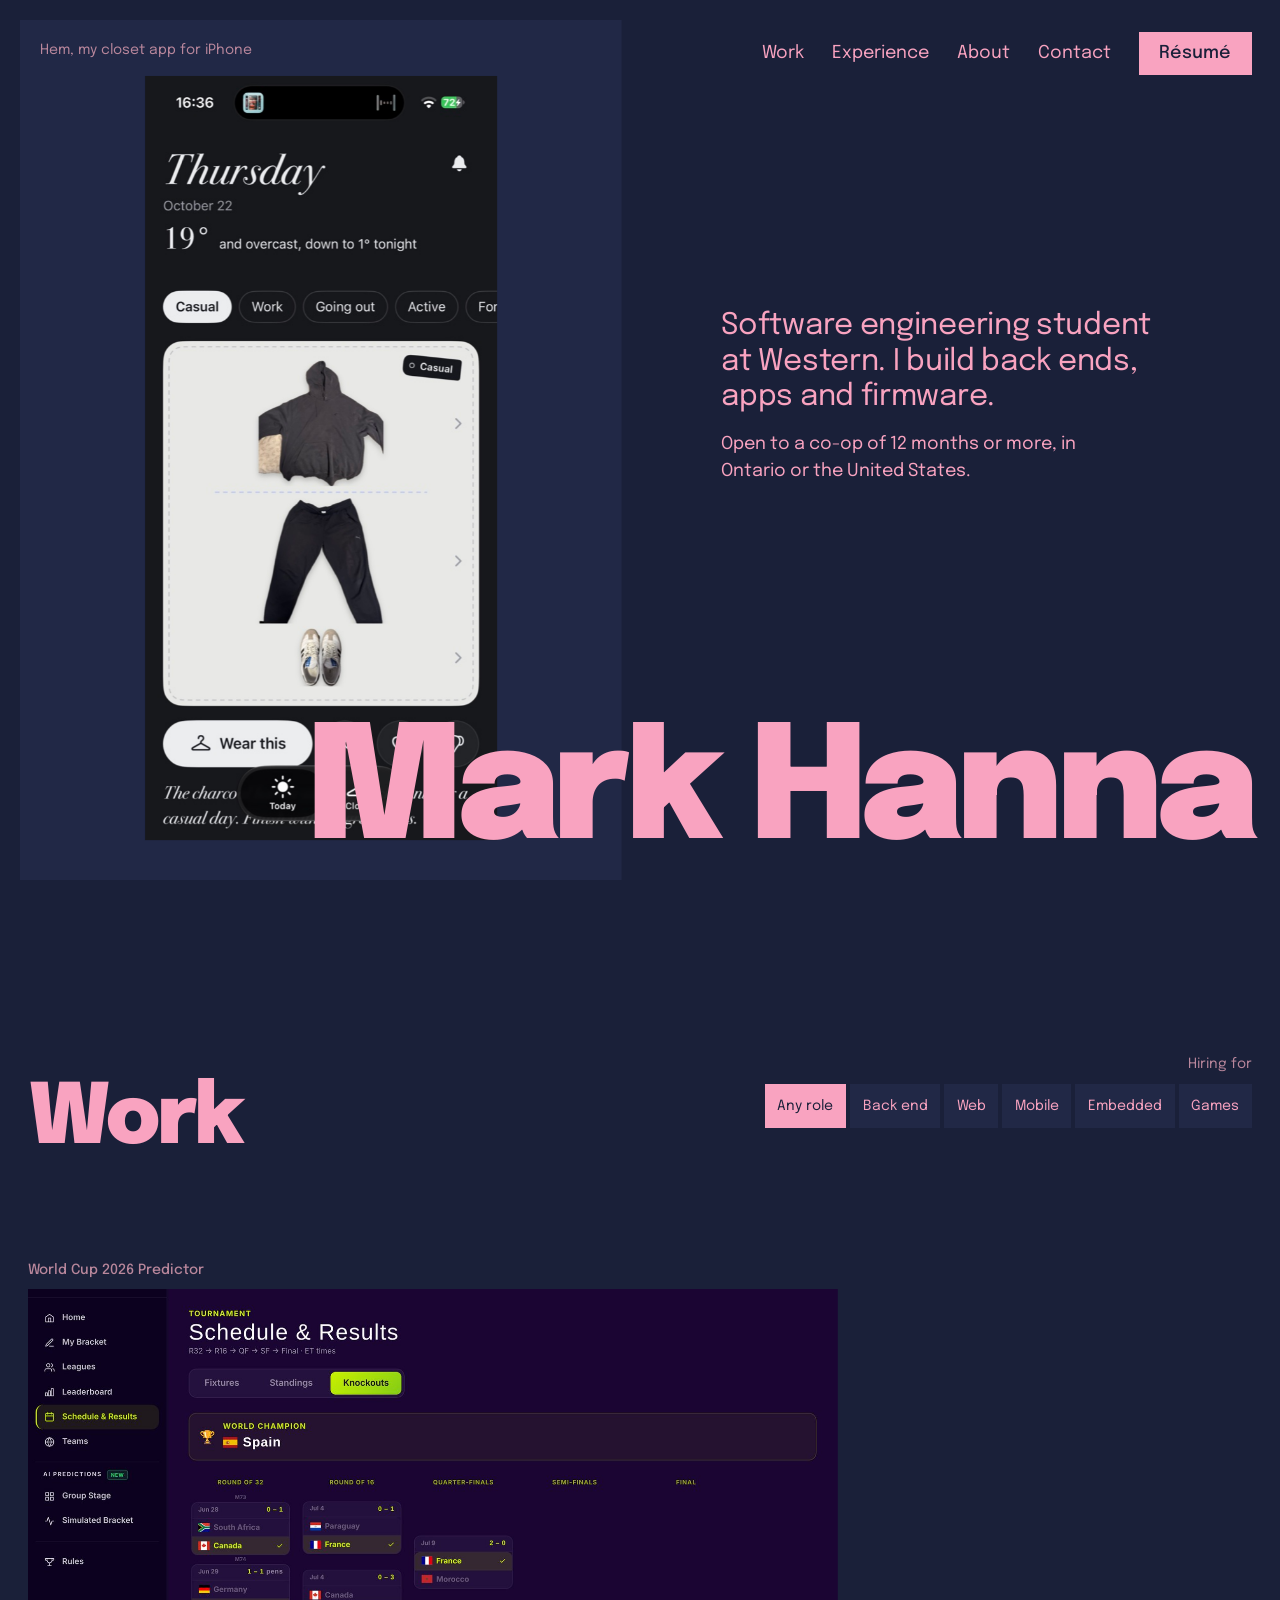
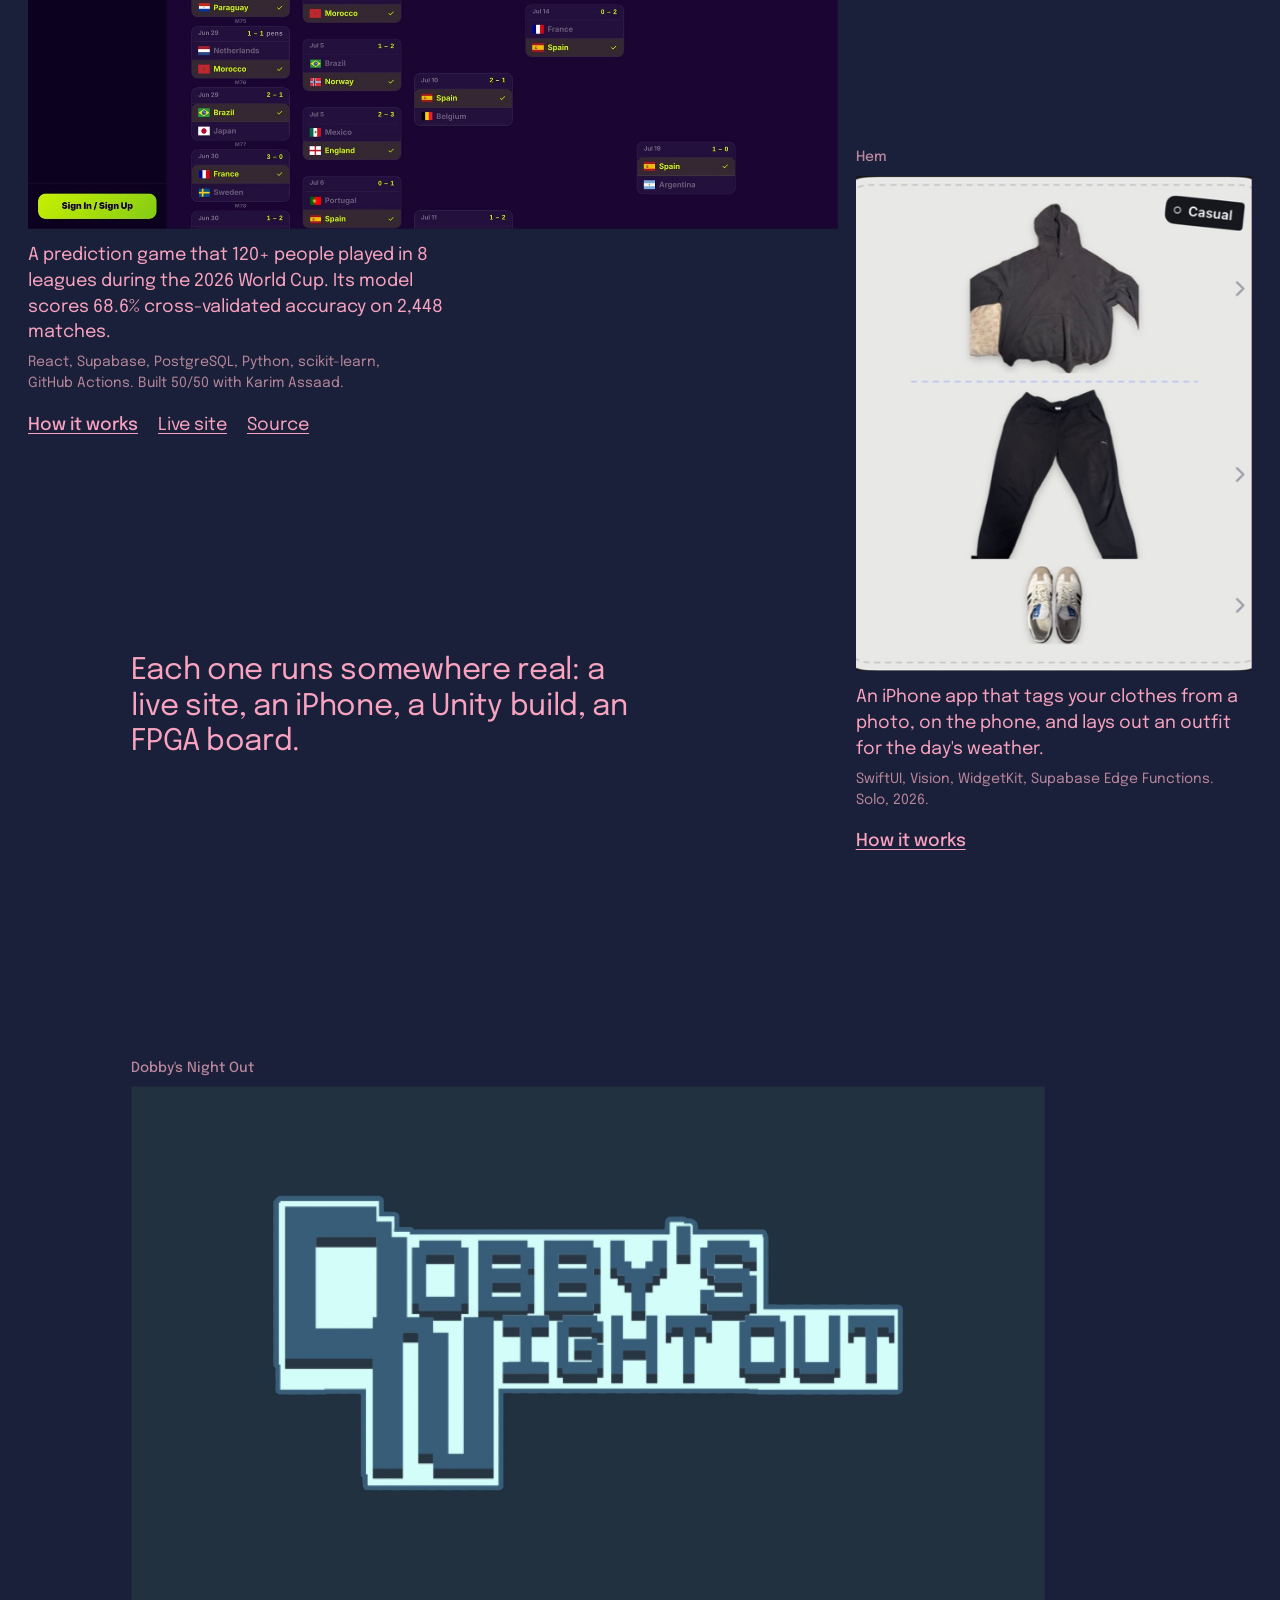
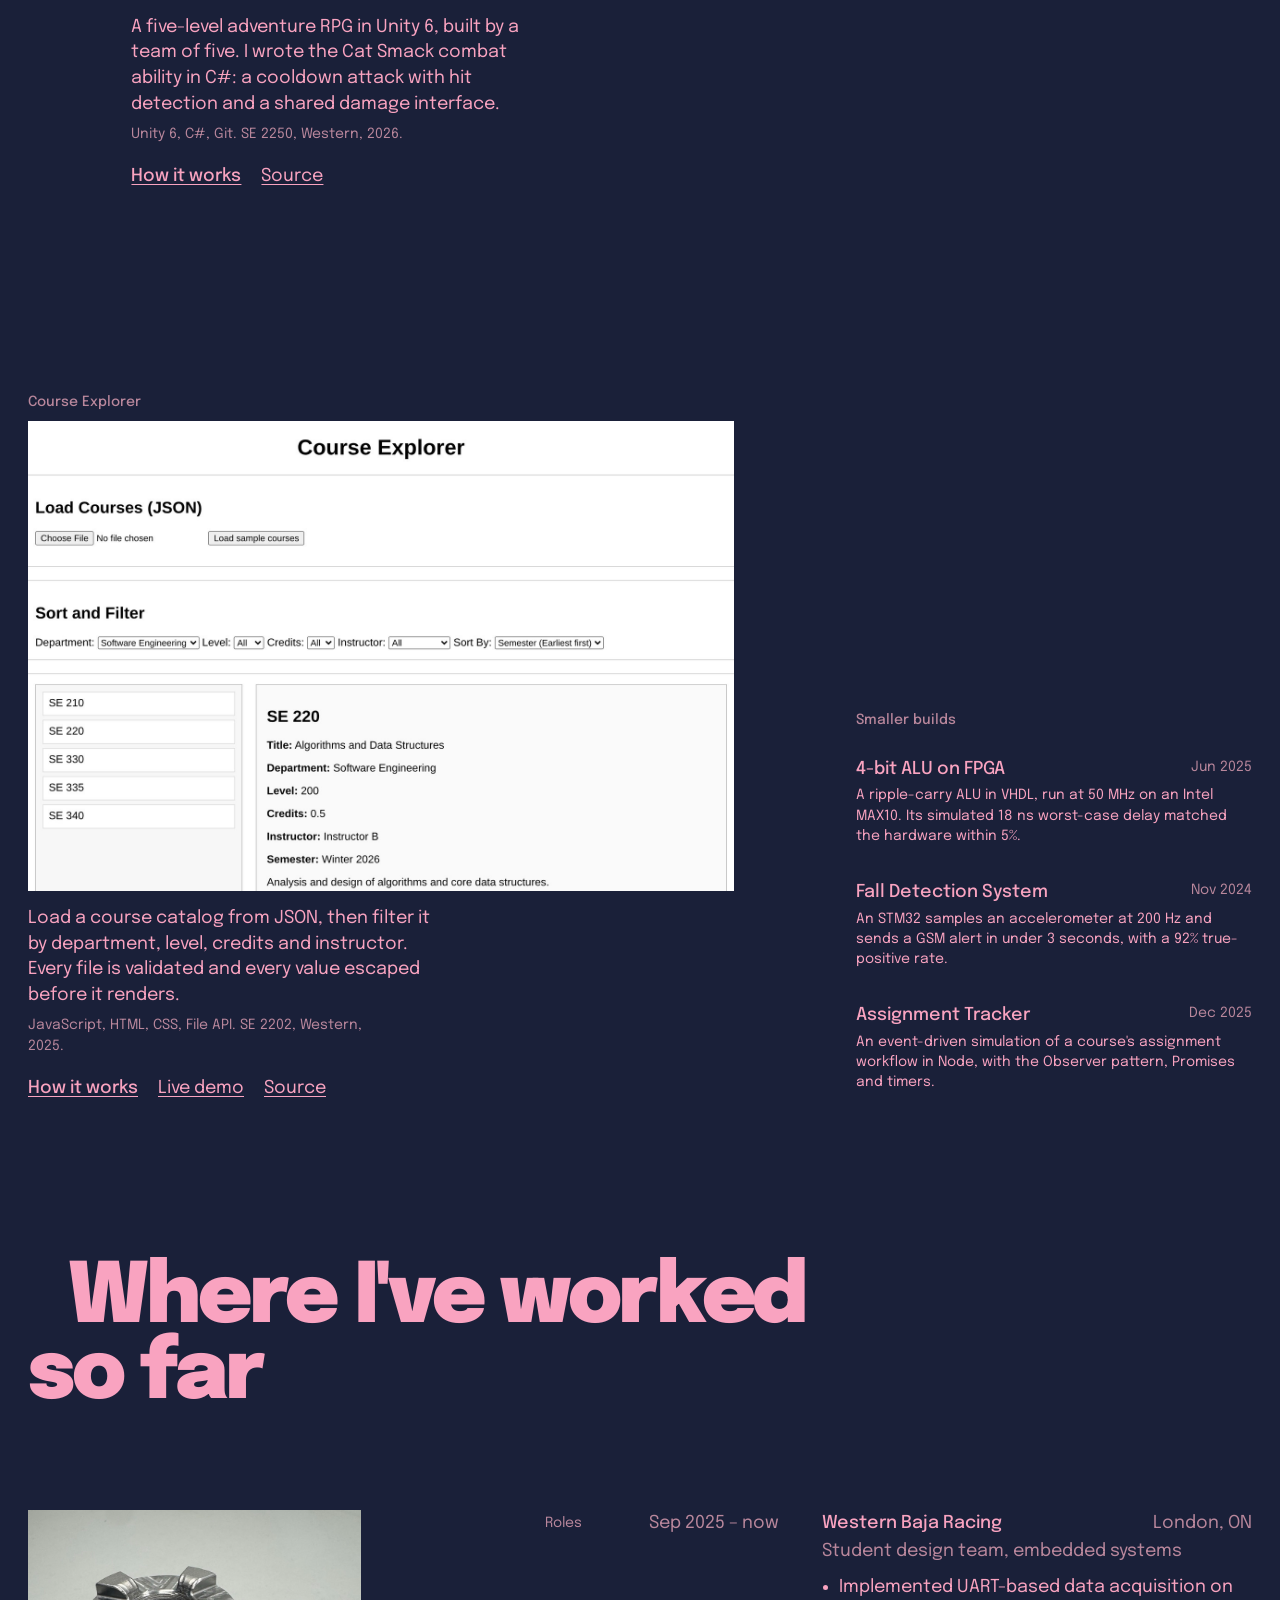
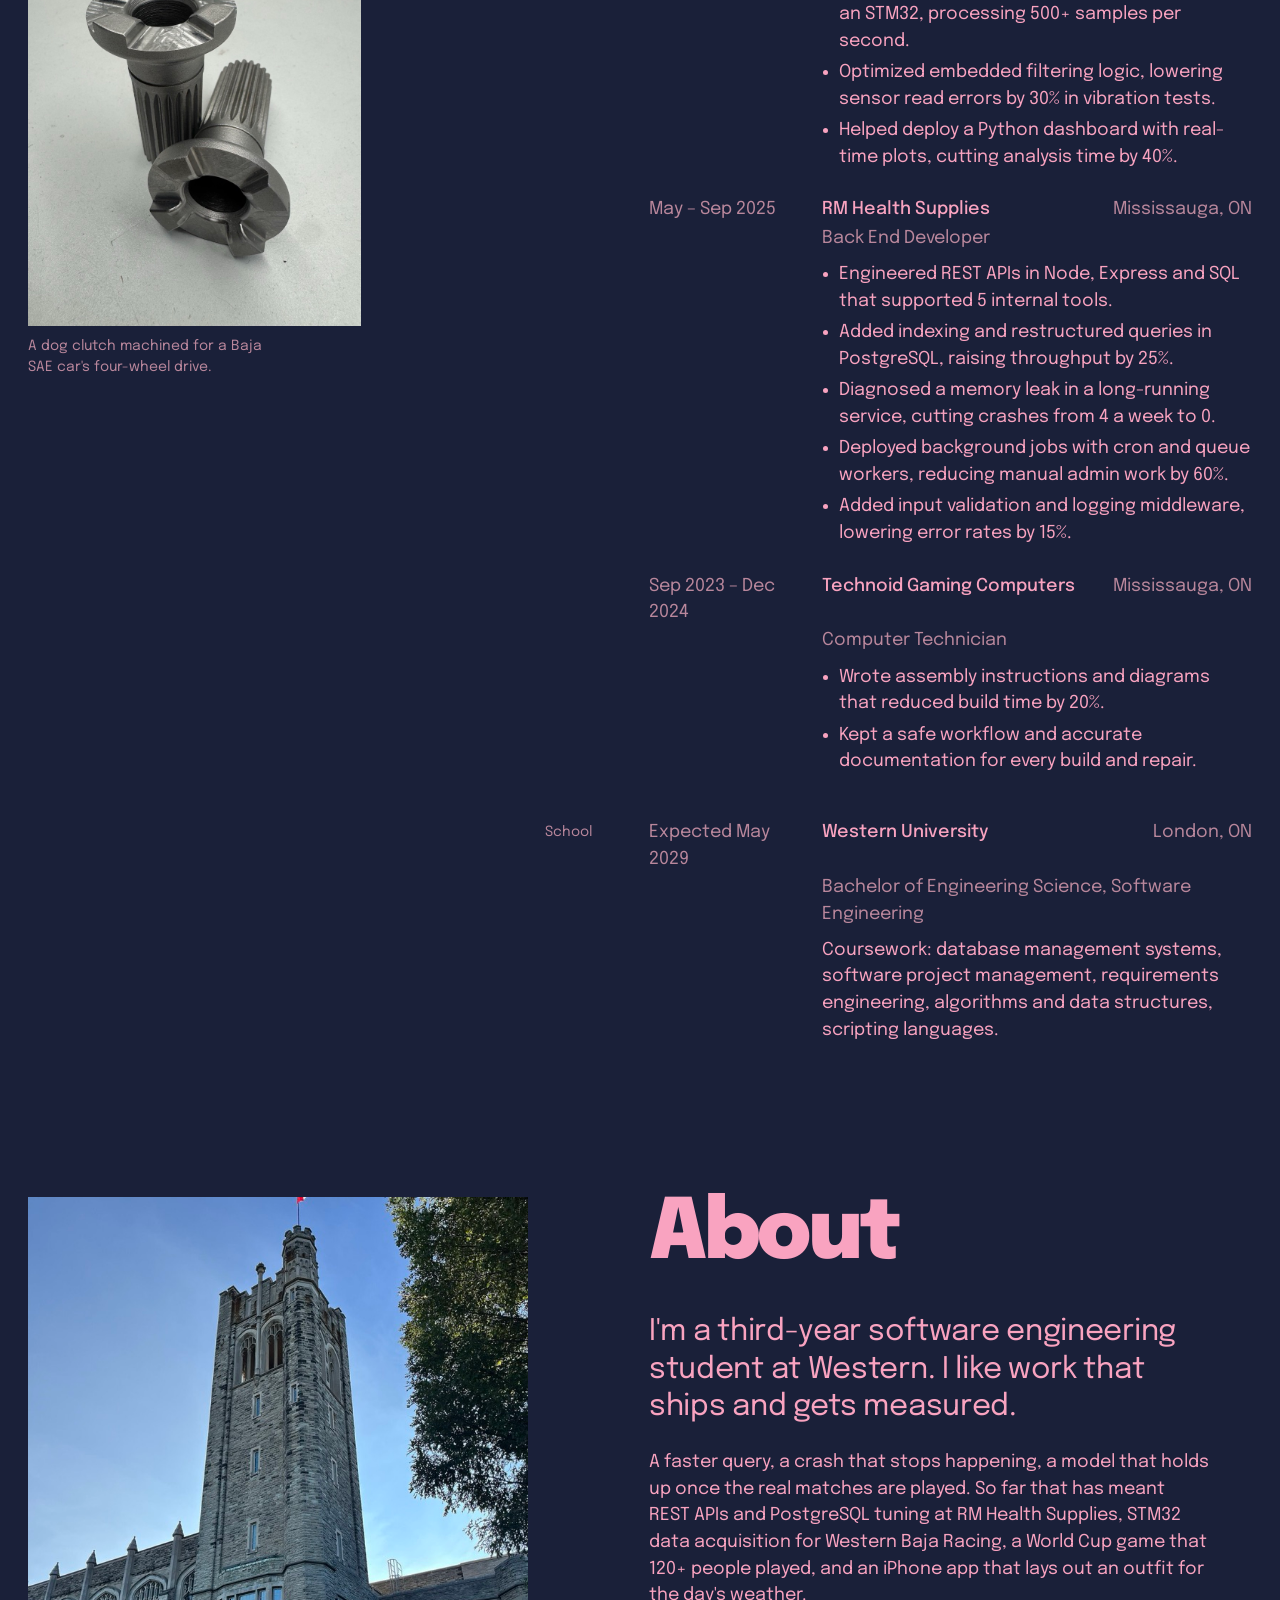
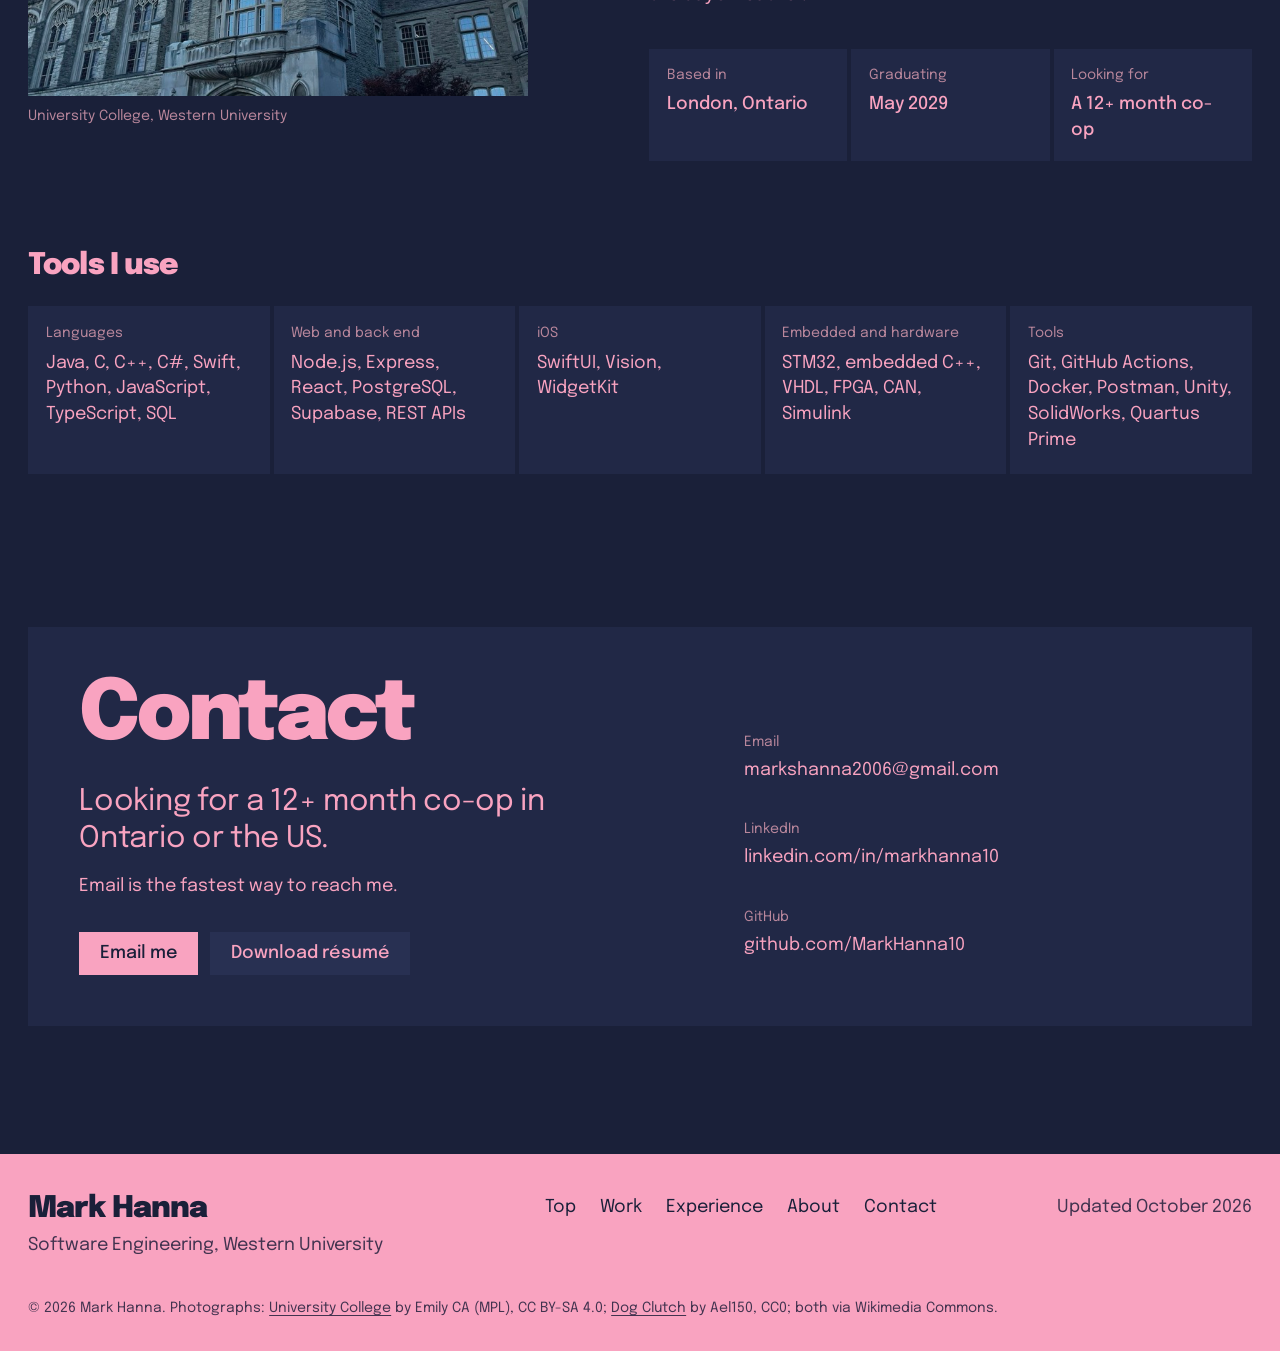
<file: index.html>
<!doctype html>
<html lang="en">
<head>
  <meta charset="utf-8">
  <meta name="viewport" content="width=device-width, initial-scale=1">
  <title>Mark Hanna, Software Engineering Student</title>
  <meta name="description" content="Mark Hanna, third-year Software Engineering student at Western University. Back-end, full-stack, mobile and embedded projects. Seeking a 12+ month co-op.">
  <script>document.documentElement.classList.add('js')</script>
  <link rel="preconnect" href="https://fonts.googleapis.com">
  <link rel="preconnect" href="https://fonts.gstatic.com" crossorigin>
  <link href="https://fonts.googleapis.com/css2?family=Epilogue:wght@400;500;900&display=swap" rel="stylesheet">
  <link rel="stylesheet" href="assets/site.css?v=2026-10-28b">
  <link rel="icon" href="assets/favicon.svg" type="image/svg+xml">
  <link rel="canonical" href="https://markhanna10.github.io/github-portfolio/">
  <meta name="theme-color" content="#1a2039">
  <meta property="og:type" content="website">
  <meta property="og:title" content="Mark Hanna, Software Engineering Student">
  <meta property="og:description" content="Back-end, full-stack, mobile and embedded projects. Seeking a 12+ month co-op.">
  <meta property="og:url" content="https://markhanna10.github.io/github-portfolio/">
  <meta property="og:image" content="https://markhanna10.github.io/github-portfolio/assets/og-image.png?v=2026-10-28">
  <meta property="og:image:width" content="1200">
  <meta property="og:image:height" content="630">
  <meta property="og:image:alt" content="Mark Hanna in large pink type beside a screenshot of Hem, his iPhone closet app.">
  <meta name="twitter:card" content="summary_large_image">
</head>
<body>
  <a class="skip" href="#main">Skip to content</a>
  <div class="page" id="top">
    <header class="hero">
      <figure class="hero-pic">
        <img src="assets/projects/hem/today.jpg" width="553" height="1200" fetchpriority="high" alt="Hem's Today screen: Thursday, 19 degrees and overcast, with a hoodie, black joggers and grey sneakers laid out on a stitched card.">
        <figcaption>Hem, my closet app for iPhone</figcaption>
      </figure>

      <nav class="hero-nav" aria-label="Sections">
        <ul>
          <li class="menu keep"><a href="#site-nav">Menu</a></li>
          <li><a href="#work">Work</a></li>
          <li><a href="#experience">Experience</a></li>
          <li><a href="#about">About</a></li>
          <li><a href="#contact">Contact</a></li>
          <li class="keep"><a class="btn" href="assets/Mark_Hanna_Resume.pdf?v=2026-10-28">Résumé</a></li>
        </ul>
      </nav>

      <div class="hero-copy">
        <div>
          <p class="hero-line" data-load style="--d:420ms">Software engineering student at Western. I build back ends, apps and firmware.</p>
          <p class="hero-ask" data-load style="--d:520ms">Open to a co-op of 12 months or more, in Ontario or the United States.</p>
        </div>
      </div>

      <h1 class="hero-name"><span class="line"><span style="--i:0">Mark</span></span> <span class="line"><span style="--i:1">Hanna</span></span></h1>
    </header>

    <main id="main" tabindex="-1">
      <section id="work" class="sec wrap" aria-labelledby="work-h">
        <div class="grid work-head">
          <h2 id="work-h" class="sec-h" data-reveal>Work</h2>
          <div class="lens" hidden>
            <p class="lens-label" id="lens-label">Hiring for</p>
            <ul class="lens-set" role="group" aria-labelledby="lens-label">
              <li><button type="button" data-role="all" aria-pressed="true">Any role</button></li>
              <li><button type="button" data-role="backend" aria-pressed="false">Back end</button></li>
              <li><button type="button" data-role="web" aria-pressed="false">Web</button></li>
              <li><button type="button" data-role="mobile" aria-pressed="false">Mobile</button></li>
              <li><button type="button" data-role="embedded" aria-pressed="false">Embedded</button></li>
              <li><button type="button" data-role="games" aria-pressed="false">Games</button></li>
            </ul>
            <p class="lens-out" aria-live="polite"></p>
          </div>
        </div>

        <div class="grid scatter">
          <article class="w w-1 card" data-card="world-cup-predictor" data-roles="backend web">
            <h3 class="w-name" data-reveal><a href="#project-world-cup-predictor" data-open="world-cup-predictor">World Cup 2026 Predictor</a></h3>
            <figure class="w-pic r32" data-reveal style="--d:60ms">
              <img src="assets/world-cup-predictor.jpg" width="1600" height="1067" decoding="async" alt="The predictor's knockout bracket, from the Round of 32 to Spain winning the final.">
            </figure>
            <p class="w-desc" data-reveal style="--d:120ms">A prediction game that 120+ people played in 8 leagues during the 2026 World Cup. Its model scores 68.6% cross-validated accuracy on 2,448 matches.</p>
            <p class="w-meta" data-reveal style="--d:160ms">React, Supabase, PostgreSQL, Python, scikit-learn, GitHub Actions. Built 50/50 with Karim Assaad.</p>
            <ul class="w-links" data-reveal style="--d:200ms">
              <li><a class="open" href="#project-world-cup-predictor" data-open="world-cup-predictor">How it works</a></li>
              <li><a href="https://worldcup26-lemon-five.vercel.app/">Live site</a></li>
              <li><a href="https://github.com/MarkHanna10/world-cup-2026-predictor">Source</a></li>
            </ul>
          </article>

          <p class="remark" data-reveal>Each one runs somewhere real: a live site, an iPhone, a Unity build, an FPGA board.</p>

          <article class="w w-2 card" data-card="hem" data-roles="mobile backend">
            <h3 class="w-name" data-reveal><a href="#project-hem" data-open="hem">Hem</a></h3>
            <figure class="w-pic r45" data-reveal style="--d:60ms">
              <img src="assets/projects/hem/outfit.jpg" width="460" height="575" decoding="async" alt="Hem's outfit card: a charcoal hoodie above black joggers and grey sneakers, cut out on stitched paper.">
            </figure>
            <p class="w-desc" data-reveal style="--d:120ms">An iPhone app that tags your clothes from a photo, on the phone, and lays out an outfit for the day's weather.</p>
            <p class="w-meta" data-reveal style="--d:160ms">SwiftUI, Vision, WidgetKit, Supabase Edge Functions. Solo, 2026.</p>
            <ul class="w-links" data-reveal style="--d:200ms">
              <li><a class="open" href="#project-hem" data-open="hem">How it works</a></li>
            </ul>
          </article>

          <article class="w w-3 card" data-card="dobbys-night-out" data-roles="games">
            <h3 class="w-name" data-reveal><a href="#project-dobbys-night-out" data-open="dobbys-night-out">Dobby's Night Out</a></h3>
            <figure class="w-pic r169" data-reveal style="--d:60ms">
              <img src="assets/dobbys-night-out.jpg" width="1600" height="1000" decoding="async" alt="Dobby's Night Out title art in pixel lettering.">
            </figure>
            <p class="w-desc" data-reveal style="--d:120ms">A five-level adventure RPG in Unity 6, built by a team of five. I wrote the Cat Smack combat ability in C#: a cooldown attack with hit detection and a shared damage interface.</p>
            <p class="w-meta" data-reveal style="--d:160ms">Unity 6, C#, Git. SE 2250, Western, 2026.</p>
            <ul class="w-links" data-reveal style="--d:200ms">
              <li><a class="open" href="#project-dobbys-night-out" data-open="dobbys-night-out">How it works</a></li>
              <li><a href="https://github.com/MarkHanna10/Dobbys-Night-Out">Source</a></li>
            </ul>
          </article>

          <article class="w w-4 card" data-card="course-explorer" data-roles="web">
            <h3 class="w-name" data-reveal><a href="#project-course-explorer" data-open="course-explorer">Course Explorer</a></h3>
            <figure class="w-pic r32" data-reveal style="--d:60ms">
              <img src="assets/course-explorer.jpg" width="1600" height="1018" decoding="async" alt="Course Explorer filtering a sample catalog to Software Engineering courses, with one course's details open.">
            </figure>
            <p class="w-desc" data-reveal style="--d:120ms">Load a course catalog from JSON, then filter it by department, level, credits and instructor. Every file is validated and every value escaped before it renders.</p>
            <p class="w-meta" data-reveal style="--d:160ms">JavaScript, HTML, CSS, File API. SE 2202, Western, 2025.</p>
            <ul class="w-links" data-reveal style="--d:200ms">
              <li><a class="open" href="#project-course-explorer" data-open="course-explorer">How it works</a></li>
              <li><a href="https://markhanna10.github.io/SE2202-MiniProject2/">Live demo</a></li>
              <li><a href="https://github.com/MarkHanna10/SE2202-MiniProject2">Source</a></li>
            </ul>
          </article>

          <div class="more">
            <h3 class="more-h" data-reveal>Smaller builds</h3>
            <ul>
              <li class="card" data-card="fpga-alu" data-roles="embedded" data-reveal style="--d:60ms">
                <h4><a href="#project-fpga-alu" data-open="fpga-alu">4-bit ALU on FPGA</a><span>Jun 2025</span></h4>
                <p>A ripple-carry ALU in VHDL, run at 50 MHz on an Intel MAX10. Its simulated 18 ns worst-case delay matched the hardware within 5%.</p>
              </li>
              <li class="card" data-card="fall-detection" data-roles="embedded" data-reveal style="--d:120ms">
                <h4><a href="#project-fall-detection" data-open="fall-detection">Fall Detection System</a><span>Nov 2024</span></h4>
                <p>An STM32 samples an accelerometer at 200 Hz and sends a GSM alert in under 3 seconds, with a 92% true-positive rate.</p>
              </li>
              <li class="card" data-card="assignment-tracker" data-roles="backend" data-reveal style="--d:180ms">
                <h4><a href="#project-assignment-tracker" data-open="assignment-tracker">Assignment Tracker</a><span>Dec 2025</span></h4>
                <p>An event-driven simulation of a course's assignment workflow in Node, with the Observer pattern, Promises and timers.</p>
              </li>
            </ul>
          </div>
        </div>
      </section>

      <section id="experience" class="sec wrap" aria-labelledby="experience-h">
        <div class="grid">
          <h2 id="experience-h" class="sec-h xp-h" data-reveal><span class="l1">Where I've worked</span> so far</h2>
        </div>
        <div class="grid xp-body">
          <figure class="xp-pic" data-reveal>
            <img src="assets/dog-clutch.jpg" width="887" height="1100" loading="lazy" alt="Two halves of a machined steel dog clutch with splined shafts, on a grey bench.">
            <figcaption>A dog clutch machined for a Baja SAE car's four-wheel drive.</figcaption>
          </figure>

          <p class="xp-word">Roles</p>
          <div class="xp-rows xp-group">
            <article class="row" data-roles="embedded" data-reveal>
              <div class="row-line">
                <p class="row-when">Sep 2025 – now</p>
                <h3>Western Baja Racing</h3>
                <p class="row-place">London, ON</p>
              </div>
              <p class="row-role">Student design team, embedded systems</p>
              <ul>
                <li>Implemented UART-based data acquisition on an STM32, processing 500+ samples per second.</li>
                <li>Optimized embedded filtering logic, lowering sensor read errors by 30% in vibration tests.</li>
                <li>Helped deploy a Python dashboard with real-time plots, cutting analysis time by 40%.</li>
              </ul>
            </article>
            <article class="row" data-roles="backend" data-reveal>
              <div class="row-line">
                <p class="row-when">May – Sep 2025</p>
                <h3>RM Health Supplies</h3>
                <p class="row-place">Mississauga, ON</p>
              </div>
              <p class="row-role">Back End Developer</p>
              <ul>
                <li>Engineered REST APIs in Node, Express and SQL that supported 5 internal tools.</li>
                <li>Added indexing and restructured queries in PostgreSQL, raising throughput by 25%.</li>
                <li>Diagnosed a memory leak in a long-running service, cutting crashes from 4 a week to 0.</li>
                <li>Deployed background jobs with cron and queue workers, reducing manual admin work by 60%.</li>
                <li>Added input validation and logging middleware, lowering error rates by 15%.</li>
              </ul>
            </article>
            <article class="row" data-roles="embedded" data-reveal>
              <div class="row-line">
                <p class="row-when">Sep 2023 – Dec 2024</p>
                <h3>Technoid Gaming Computers</h3>
                <p class="row-place">Mississauga, ON</p>
              </div>
              <p class="row-role">Computer Technician</p>
              <ul>
                <li>Wrote assembly instructions and diagrams that reduced build time by 20%.</li>
                <li>Kept a safe workflow and accurate documentation for every build and repair.</li>
              </ul>
            </article>
          </div>

          <p class="xp-word">School</p>
          <div class="xp-rows xp-group">
            <article class="row" data-reveal>
              <div class="row-line">
                <p class="row-when">Expected May 2029</p>
                <h3>Western University</h3>
                <p class="row-place">London, ON</p>
              </div>
              <p class="row-role">Bachelor of Engineering Science, Software Engineering</p>
              <p class="row-note">Coursework: database management systems, software project management, requirements engineering, algorithms and data structures, scripting languages.</p>
            </article>
          </div>
        </div>
      </section>

      <section id="about" class="sec wrap" aria-labelledby="about-h">
        <div class="grid about">
          <figure class="about-pic" data-reveal>
            <img src="assets/university-college-sq.jpg" width="700" height="700" loading="lazy" alt="University College's stone tower at Western University, under a blue sky.">
            <figcaption>University College, Western University</figcaption>
          </figure>
          <div class="about-body">
            <h2 id="about-h" class="sec-h" data-reveal>About</h2>
            <p class="about-lead" data-reveal style="--d:60ms">I'm a third-year software engineering student at Western. I like work that ships and gets measured.</p>
            <p class="about-more" data-reveal style="--d:100ms">A faster query, a crash that stops happening, a model that holds up once the real matches are played. So far that has meant REST APIs and PostgreSQL tuning at RM Health Supplies, STM32 data acquisition for Western Baja Racing, a World Cup game that 120+ people played, and an iPhone app that lays out an outfit for the day's weather.</p>
            <dl class="facts" data-reveal style="--d:140ms">
              <div><dt>Based in</dt><dd>London, Ontario</dd></div>
              <div><dt>Graduating</dt><dd>May 2029</dd></div>
              <div><dt>Looking for</dt><dd>A 12+ month co-op</dd></div>
            </dl>
          </div>
        </div>

        <div class="skills">
          <h3 id="skills-h" class="skills-h" data-reveal>Tools I use</h3>
          <dl class="skills-list">
            <div data-reveal><dt>Languages</dt><dd>Java, C, C++, C#, Swift, Python, JavaScript, TypeScript, SQL</dd></div>
            <div data-reveal style="--d:60ms"><dt>Web and back end</dt><dd>Node.js, Express, React, PostgreSQL, Supabase, REST APIs</dd></div>
            <div data-reveal style="--d:120ms"><dt>iOS</dt><dd>SwiftUI, Vision, WidgetKit</dd></div>
            <div data-reveal style="--d:180ms"><dt>Embedded and hardware</dt><dd>STM32, embedded C++, VHDL, FPGA, CAN, Simulink</dd></div>
            <div data-reveal style="--d:240ms"><dt>Tools</dt><dd>Git, GitHub Actions, Docker, Postman, Unity, SolidWorks, Quartus Prime</dd></div>
          </dl>
        </div>
      </section>

      <section id="contact" class="sec wrap" aria-labelledby="contact-h">
        <div class="contact grid">
          <div class="contact-main">
            <h2 id="contact-h" class="sec-h" data-reveal>Contact</h2>
            <p class="contact-line" data-reveal style="--d:60ms">Looking for a 12+ month <span class="nowrap">co-op</span> in Ontario or the US.</p>
            <p class="contact-note" data-reveal style="--d:80ms">Email is the fastest way to reach me.</p>
            <p class="contact-actions" data-reveal style="--d:100ms">
              <a class="btn" href="mailto:markshanna2006@gmail.com?subject=Co-op%20opportunity">Email me</a>
              <a class="btn btn-quiet" href="assets/Mark_Hanna_Resume.pdf?v=2026-10-28">Download résumé</a>
            </p>
          </div>
          <dl class="channels">
            <div data-reveal><dt>Email</dt><dd><a href="mailto:markshanna2006@gmail.com">markshanna2006@gmail.com</a></dd></div>
            <div data-reveal style="--d:60ms"><dt>LinkedIn</dt><dd><a href="https://www.linkedin.com/in/markhanna10">linkedin.com/in/markhanna10</a></dd></div>
            <div data-reveal style="--d:120ms"><dt>GitHub</dt><dd><a href="https://github.com/MarkHanna10">github.com/MarkHanna10</a></dd></div>
          </dl>
        </div>
      </section>
    </main>
  </div>

  <footer class="foot wrap">
    <div class="grid foot-row">
      <p class="foot-name"><b>Mark Hanna</b><span>Software Engineering, Western University</span></p>
      <nav id="site-nav" class="foot-nav" aria-label="Site">
        <ul>
          <li><a href="#top">Top</a></li>
          <li><a href="#work">Work</a></li>
          <li><a href="#experience">Experience</a></li>
          <li><a href="#about">About</a></li>
          <li><a href="#contact">Contact</a></li>
        </ul>
      </nav>
      <p class="foot-updated">Updated October 2026</p>
    </div>
    <p class="legal">© 2026 Mark Hanna. Photographs: <a href="https://commons.wikimedia.org/wiki/File:University_College_at_the_University_of_Western_Ontario_in_London,_Ontario.jpg">University College</a> by Emily CA (MPL), CC BY-SA 4.0; <a href="https://commons.wikimedia.org/wiki/File:Dog_Clutch.jpg">Dog Clutch</a> by Ael150, CC0; both via Wikimedia Commons.</p>
  </footer>

  <!-- project-dialogs:start -->
  <dialog class="pd" id="project-world-cup-predictor" aria-labelledby="world-cup-predictor-title">
    <div class="pd-bar">
      <span class="pd-bar-title" aria-hidden="true">World Cup 2026 Predictor</span>
      <button type="button" class="pd-close" data-close>Close</button>
    </div>
    <div class="cs pd-body" tabindex="0" autofocus>

    <header class="cs-head">
      <h2 class="pd-title" id="world-cup-predictor-title">World Cup 2026 Predictor</h2>
      <p class="lede">A prediction game for the 2026 FIFA World Cup. A trained model forecast all 104 matches, players made their own picks, and private leagues competed on a live leaderboard.</p>
      <dl class="facts-grid">
        <div><dt>Team</dt><dd>Mark Hanna and Karim Assaad, 50/50</dd></div>
        <div><dt>Timeline</dt><dd>May to July 2026</dd></div>
        <div><dt>Stack</dt><dd>React, Supabase, Python</dd></div>
        <div><dt>Links</dt><dd><a href="https://worldcup26-lemon-five.vercel.app/">Live site</a>, <a href="https://github.com/MarkHanna10/world-cup-2026-predictor">Source</a></dd></div>
      </dl>
      <dl class="snapshot">
        <div><dt>Goal</dt><dd>Forecast all 104 matches of the first 48-team World Cup and let players compete on their own picks.</dd></div>
        <div><dt>My role</dt><dd>Co-built 50/50 with Karim Assaad.</dd></div>
        <div><dt>Result</dt><dd>120+ players across 8 leagues. The model's pre-tournament favourite, Spain, won the title.</dd></div>
      </dl>
    </header>

    <div class="stats">
      <div><span class="v">120+</span><span class="k">players</span></div>
      <div><span class="v">8</span><span class="k">leagues</span></div>
      <div><span class="v">104</span><span class="k">matches forecast</span></div>
      <div><span class="v">10,000</span><span class="k">simulated tournaments</span></div>
    </div>

    <figure class="fig">
      <img src="assets/projects/world-cup/home.jpg" width="1600" height="1000" alt="The predictor's home page after the tournament, with a banner announcing Spain as champion.">
      <figcaption>The home page in its post-tournament state. The banner reports the final, and the main button leads to every result.</figcaption>
    </figure>

    <section aria-labelledby="world-cup-predictor-h-what">
      <h3 id="world-cup-predictor-h-what">What it does</h3>
      <p>Every fixture shows the model's forecast: win, draw and loss chances, expected goals and the most likely scoreline. Players sign in, pick each match with an optional confidence multiplier, build a knockout bracket, and compare scores with friends in public or private leagues.</p>
      <figure class="fig">
        <img src="assets/projects/world-cup/group-predictions.jpg" width="1600" height="950" loading="lazy" alt="Group A match cards showing win percentages, predicted scores, expected goals and head-to-head records.">
        <figcaption>Group A forecasts. Each card shows the predicted score, expected goals (xG), head-to-head record and a three-way probability bar. A "Market" badge marks matches blended with betting-market odds.</figcaption>
      </figure>
      <div class="fig-pair">
        <figure class="fig">
          <img src="assets/projects/world-cup/standings.jpg" width="1600" height="1138" loading="lazy" alt="Group standings tables with points, goal difference and qualification markers.">
          <figcaption>Live group tables, built from final scores in the database.</figcaption>
        </figure>
        <figure class="fig">
          <img src="assets/projects/world-cup/team-profile.jpg" width="1080" height="1520" loading="lazy" alt="Spain's team profile with ELO rating, recent form and World Cup history.">
          <figcaption>Team profiles combine ELO rating, recent form and World Cup history.</figcaption>
        </figure>
      </div>
    </section>

    <section aria-labelledby="world-cup-predictor-h-model">
      <h3 id="world-cup-predictor-h-model">The prediction model</h3>
      <p>Each forecast runs in the browser from data files built ahead of time, so the model costs nothing to serve. Five steps turn team data into a full scoreline distribution.</p>
      <ol class="flow" aria-label="Model pipeline">
        <li class="step"><b>Features</b><span>ELO gap, form, head-to-head, attack and defence</span></li>
        <li class="arrow" aria-hidden="true"></li>
        <li class="step key"><b>Logistic regression</b><span>Win probability</span></li>
        <li class="arrow" aria-hidden="true"></li>
        <li class="step"><b>Market blend</b><span>45% model, 55% Polymarket</span></li>
        <li class="arrow" aria-hidden="true"></li>
        <li class="step"><b>Draw estimate</b><span>From each team's draw rate</span></li>
        <li class="arrow" aria-hidden="true"></li>
        <li class="step"><b>Poisson scorelines</b><span>xG and top scores</span></li>
      </ol>
      <p class="flow-caption">The market blend applies only where Polymarket had odds, which excludes every knockout match.</p>

      <h4>Model features and learned weights</h4>
      <div class="table-wrap">
        <table>
          <thead><tr><th>Feature</th><th>What it measures</th><th class="num">Weight</th></tr></thead>
          <tbody>
            <tr><td>elo_diff</td><td>Difference in ELO rating, per 100 points</td><td class="num">0.716</td></tr>
            <tr><td>form_diff</td><td>Difference in weighted recent form</td><td class="num">−1.875</td></tr>
            <tr><td>h2h_centered</td><td>Head-to-head win rate, centred on 0.5</td><td class="num">0.110</td></tr>
            <tr><td>atk_diff</td><td>Difference in rolling goals scored</td><td class="num">0.148</td></tr>
            <tr><td>def_diff</td><td>Difference in rolling goals conceded</td><td class="num">0.382</td></tr>
            <tr><td>intercept</td><td>Home advantage baseline</td><td class="num">0.404</td></tr>
          </tbody>
          <caption>Weights from scripts/train_model.py, applied to standardized features. Trained on 2,448 decisive internationals since 2000 between World Cup nations.</caption>
        </table>
      </div>

      <h4>Model parameters</h4>
      <div class="table-wrap">
        <table>
          <thead><tr><th>Parameter</th><th class="num">Value</th></tr></thead>
          <tbody>
            <tr><td>Training samples</td><td class="num">2,448 matches</td></tr>
            <tr><td>5-fold cross-validated accuracy</td><td class="num">68.6%</td></tr>
            <tr><td>Market weight when odds exist</td><td class="num">0.55</td></tr>
            <tr><td>Squad-strength weight (fixed)</td><td class="num">0.20</td></tr>
            <tr><td>Draw probability range</td><td class="num">8% to 36%</td></tr>
            <tr><td>Monte Carlo runs</td><td class="num">10,000</td></tr>
          </tbody>
        </table>
      </div>
    </section>

    <section aria-labelledby="world-cup-predictor-h-sim">
      <h3 id="world-cup-predictor-h-sim">Tournament simulation</h3>
      <p>The simulator plays the whole tournament 10,000 times: group tables, the eight best third-placed teams, then the Round of 32 through the final, sampling every match from the same scoreline model. Counting how often each team reaches each round gives its odds.</p>
      <figure class="fig">
        <img src="assets/projects/world-cup/simulation-odds.jpg" width="1600" height="920" loading="lazy" alt="Table of the top 16 teams with their chances of reaching each knockout round.">
        <figcaption>The simulated-bracket view. Odds shown come from the latest model run.</figcaption>
      </figure>

      <h4>Pre-tournament favourites against the real result</h4>
      <div class="table-wrap">
        <table>
          <thead><tr><th>Team</th><th class="num">Title odds</th><th>Actual finish</th></tr></thead>
          <tbody>
            <tr class="hl"><td>Spain</td><td class="num">18.4%</td><td>Champion</td></tr>
            <tr><td>France</td><td class="num">13.8%</td><td>Fourth place</td></tr>
            <tr><td>England</td><td class="num">13.2%</td><td>Third place</td></tr>
            <tr><td>Morocco</td><td class="num">9.1%</td><td>Quarter-final</td></tr>
            <tr><td>Argentina</td><td class="num">8.2%</td><td>Runner-up</td></tr>
            <tr><td>Brazil</td><td class="num">6.5%</td><td>Round of 16</td></tr>
            <tr><td>Portugal</td><td class="num">5.4%</td><td>Round of 16</td></tr>
            <tr><td>Netherlands</td><td class="num">4.9%</td><td>Round of 32</td></tr>
          </tbody>
          <caption>Title odds from the 10,000-run simulation saved on 27 May 2026, two weeks before kickoff. The model's favourite won, and all four semi-finalists came from its top five.</caption>
        </table>
      </div>
    </section>

    <section aria-labelledby="world-cup-predictor-h-results">
      <h3 id="world-cup-predictor-h-results">How the forecasts held up</h3>
      <p>A script froze each prediction before kickoff so nothing was graded with hindsight. Predictions frozen from 19 June onward give the cleanest test; earlier matches were back-filled after the fact.</p>
      <div class="table-wrap">
        <table>
          <thead><tr><th>Group-stage matches</th><th class="num">Correct result</th><th class="num">Accuracy</th></tr></thead>
          <tbody>
            <tr class="hl"><td>Frozen before kickoff (19 June onward)</td><td class="num">29 of 43</td><td class="num">67.4%</td></tr>
            <tr><td>All 72, including back-filled</td><td class="num">47 of 72</td><td class="num">65.3%</td></tr>
          </tbody>
          <caption>A pick counts as correct when the model's most likely outcome matched the result. The model never ranks a draw first, so all 20 group-stage draws count as misses.</caption>
        </table>
      </div>
      <figure class="fig">
        <img src="assets/projects/world-cup/knockout-bracket.jpg" width="1600" height="1289" loading="lazy" alt="The knockout bracket from the Round of 32 to the final, with Spain as champion and penalty wins marked.">
        <figcaption>The completed knockout bracket. Ties decided on penalties show "pens" next to the score.</figcaption>
      </figure>
    </section>

    <section aria-labelledby="world-cup-predictor-h-arch">
      <h3 id="world-cup-predictor-h-arch">Architecture</h3>
      <p>Two paths feed the app. A scheduled pipeline rebuilds the model's data files and redeploys the site. A database function pulls live scores every minute during matches and pushes them to every open browser.</p>
      <figure class="fig">
        <div class="scroll"><svg class="dg frame" viewBox="0 0 700 420" role="img" aria-labelledby="arch-t arch-d">
          <title id="arch-t">System architecture</title>
          <desc id="arch-d">Polymarket, Kaggle and FotMob feed a data pipeline run by GitHub Actions, which builds JSON model inputs bundled into the React app. FotMob also feeds a Supabase Edge Function on a one-minute schedule, which writes to Postgres with row-level security. Postgres pushes updates to the app over Realtime, and the app reads and writes picks and leagues.</desc>
          <defs>
            <marker id="arch-ah" viewBox="0 0 10 10" refX="9" refY="5" markerWidth="7" markerHeight="7" orient="auto-start-reverse"><path class="ah" d="M0,0 L10,5 L0,10 z"/></marker>
            <marker id="arch-aha" viewBox="0 0 10 10" refX="9" refY="5" markerWidth="7" markerHeight="7" orient="auto-start-reverse"><path class="ah-a" d="M0,0 L10,5 L0,10 z"/></marker>
          </defs>
          <text class="ts" x="20" y="30">Sources</text>
          <rect class="box" x="20" y="44" width="130" height="44" rx="6"/><text class="t" x="85" y="71" text-anchor="middle">Polymarket</text>
          <rect class="box" x="20" y="104" width="130" height="44" rx="6"/><text class="t" x="85" y="131" text-anchor="middle">Kaggle results</text>
          <rect class="box" x="20" y="214" width="130" height="44" rx="6"/><text class="t" x="85" y="241" text-anchor="middle">FotMob</text>

          <rect class="box" x="210" y="80" width="170" height="64" rx="6"/>
          <text class="tb" x="295" y="107" text-anchor="middle">Data pipeline</text>
          <text class="ts" x="295" y="127" text-anchor="middle">scripts + GitHub Actions</text>

          <rect class="box" x="430" y="80" width="150" height="64" rx="6"/>
          <text class="tb" x="505" y="107" text-anchor="middle">Model inputs</text>
          <text class="ts" x="505" y="127" text-anchor="middle">JSON, bundled at build</text>

          <rect class="box-a" x="520" y="190" width="160" height="80" rx="6"/>
          <text class="tb" x="600" y="222" text-anchor="middle">React app</text>
          <text class="ts" x="600" y="242" text-anchor="middle">model runs in the browser</text>

          <rect class="box" x="210" y="310" width="170" height="64" rx="6"/>
          <text class="tb" x="295" y="337" text-anchor="middle">Edge Function</text>
          <text class="ts" x="295" y="357" text-anchor="middle">pg_cron, every minute</text>

          <rect class="box" x="430" y="310" width="150" height="64" rx="6"/>
          <text class="tb" x="505" y="337" text-anchor="middle">Postgres + RLS</text>
          <text class="ts" x="505" y="357" text-anchor="middle">picks, leagues, results</text>

          <path class="ln" d="M150 66 L180 66 L180 104 L208 104" marker-end="url(#arch-ah)"/>
          <path class="ln" d="M150 126 L180 126 L180 120 L208 120" marker-end="url(#arch-ah)"/>
          <path class="ln" d="M150 236 L180 236 L180 132 L208 132" marker-end="url(#arch-ah)"/>
          <path class="ln" d="M150 236 L180 236 L180 342 L208 342" marker-end="url(#arch-ah)"/>
          <path class="ln" d="M380 112 L428 112" marker-end="url(#arch-ah)"/>
          <path class="ln-a" d="M580 112 L630 112 L630 188" marker-end="url(#arch-aha)"/>
          <path class="ln" d="M380 342 L428 342" marker-end="url(#arch-ah)"/>
          <path class="ln-a" d="M580 342 L630 342 L630 272" marker-start="url(#arch-aha)" marker-end="url(#arch-aha)"/>
          <text class="ts" x="640" y="300">Realtime,</text>
          <text class="ts" x="640" y="316">picks</text>
          <text class="ts" x="395" y="100">daily</text>
        </svg></div>
        <figcaption>Static model data travels the top path. Live scores, picks and leagues travel the bottom path through Supabase.</figcaption>
      </figure>
      <div class="table-wrap">
        <table>
          <thead><tr><th>Layer</th><th>Tools</th></tr></thead>
          <tbody>
            <tr><td>Frontend</td><td>React 19, Vite, Tailwind CSS</td></tr>
            <tr><td>Backend</td><td>Supabase Postgres with row-level security, Auth, Realtime, Edge Functions, pg_cron</td></tr>
            <tr><td>Model</td><td>Python, scikit-learn, NumPy</td></tr>
            <tr><td>Data</td><td>FotMob, Polymarket, Kaggle international results</td></tr>
            <tr><td>Quality</td><td>Vitest unit tests, GitHub Actions CI, Dependabot</td></tr>
          </tbody>
        </table>
      </div>
    </section>

    <section aria-labelledby="world-cup-predictor-h-lessons">
      <h3 id="world-cup-predictor-h-lessons">What I'd do next</h3>
      <p>Draws are the clearest gap. The model never ranks a draw as the most likely outcome, and the group stage produced 20 of them. A dedicated draw model, or a three-way classifier instead of win-or-loss, would be the first change.</p>
      <p>After the tournament, a data audit found the live feed had filed several knockout scores under the wrong match numbers. Rebuilding those results, cross-checked against two independent sources, also added proper support for penalty shootouts.</p>
    </section>
      <nav class="pd-next" aria-label="Other projects">
        <a href="#project-assignment-tracker" data-open="assignment-tracker"><span>Previous project</span>Assignment Tracker</a>
        <a href="#project-hem" data-open="hem"><span>Next project</span>Hem</a>
      </nav>
    </div>
  </dialog>
  <dialog class="pd" id="project-hem" aria-labelledby="hem-title">
    <div class="pd-bar">
      <span class="pd-bar-title" aria-hidden="true">Hem</span>
      <button type="button" class="pd-close" data-close>Close</button>
    </div>
    <div class="cs pd-body" tabindex="0" autofocus>

    <header class="cs-head">
      <h2 class="pd-title" id="hem-title">Hem</h2>
      <p class="lede">An iPhone app for the clothes you already own. Photograph a piece and Hem works out what it is: type, colours, season, dressiness and warmth. Each morning it lays out an outfit for the day's weather and your plans.</p>
      <dl class="facts-grid">
        <div><dt>Team</dt><dd>Solo</dd></div>
        <div><dt>Timeline</dt><dd>October 2026</dd></div>
        <div><dt>Stack</dt><dd>SwiftUI, Vision, WidgetKit, Supabase</dd></div>
        <div><dt>Source</dt><dd>Private repository</dd></div>
      </dl>
      <dl class="snapshot">
        <div><dt>Goal</dt><dd>Answer "what do I wear today?" at a glance, from clothes I've photographed once.</dd></div>
        <div><dt>My role</dt><dd>Everything: design, the iOS app, the widgets and the Supabase back end.</dd></div>
        <div><dt>Result</dt><dd>Photo reading and outfit picks run on the phone and cost nothing. Paid search APIs sit behind a rate-limited Edge Function.</dd></div>
      </dl>
    </header>

    <div class="stats">
      <div><span class="v">0</span><span class="k">API keys in the app</span></div>
      <div><span class="v">30</span><span class="k">online searches per person per day</span></div>
      <div><span class="v">20</span><span class="k">photos added in one go</span></div>
      <div><span class="v">4</span><span class="k">widget styles</span></div>
    </div>

    <section aria-labelledby="hem-h-what">
      <h3 id="hem-h-what">What it does</h3>
      <figure class="fig narrow">
        <img src="assets/projects/hem/today.jpg" width="553" height="1200" loading="lazy" alt="Hem's Today screen: Thursday, 19 degrees and overcast, with a hoodie, black joggers and grey sneakers laid out on a stitched card.">
        <figcaption>The Today screen. The day's pick is laid flat on a stitched card, top to bottom; swipe any piece to swap it.</figcaption>
      </figure>
      <ul>
        <li><b>Add a whole pile at once.</b> Lay a few pieces on the bed and take one photo: each comes out as its own item, cut out from the background and tagged.</li>
        <li><b>Find it online.</b> Type a product name, or scan a piece you can't name and let Google find matching pages. The product photo is cut out and tagged like your own.</li>
        <li><b>Learns your corrections.</b> Each piece keeps a visual fingerprint; a new photo that looks like something you've tagged borrows your tags.</li>
        <li><b>Wear what you own.</b> Wear counts, cost per wear, and a "Not worn lately" filter. The daily pick leans toward pieces that haven't been out in a month.</li>
        <li><b>On the Home Screen.</b> Small and medium widgets and two Lock Screen styles show today's outfit.</li>
      </ul>
    </section>

    <section aria-labelledby="hem-h-read">
      <h3 id="hem-h-read">Reading a photo on the phone</h3>
      <p>Everything that reads a photo or picks an outfit runs on the device with Apple's frameworks, so it is free and works offline.</p>
      <div class="table-wrap">
        <table>
          <caption>On-device jobs and how each one is done.</caption>
          <thead><tr><th scope="col">Job</th><th scope="col">How</th></tr></thead>
          <tbody>
            <tr><td>Cut-outs</td><td>Vision foreground instance masks, repeated so several pieces in one photo all come out</td></tr>
            <tr><td>Garment type</td><td>The nearest match in your closet by Vision feature print, then Vision's classifier checked against the garment's outline</td></tr>
            <tr><td>Colours</td><td>Sampled from the cut-out's pixels and named by the nearest Lab colour</td></tr>
            <tr><td>Weather</td><td>Open-Meteo, free and keyless</td></tr>
            <tr><td>Outfit picks</td><td>Rules for weather, occasion, season, recent wear, likes and neglect</td></tr>
          </tbody>
        </table>
      </div>
    </section>

    <section aria-labelledby="hem-h-back">
      <h3 id="hem-h-back">Keeping keys off the phone</h3>
      <p>Online search uses two paid services. The app never holds their keys: it calls a Supabase Edge Function, which checks the person's daily quota and then calls the service.</p>
      <ol class="flow" aria-label="Online search path">
        <li class="step"><b>iPhone app</b><span>Anonymous Supabase sign-in</span></li>
        <li class="arrow" aria-hidden="true"></li>
        <li class="step key"><b>Edge Function</b><span>Holds the keys, 30 searches a day</span></li>
        <li class="arrow" aria-hidden="true"></li>
        <li class="step"><b>Brave Search</b><span>Search by name</span></li>
        <li class="arrow" aria-hidden="true"></li>
        <li class="step"><b>Google Cloud Vision</b><span>Search by photo</span></li>
      </ol>
      <p class="flow-caption">Closet rows and photos live in Postgres and Storage with row-level security, readable only by the signed-in person.</p>
    </section>

    <section aria-labelledby="hem-h-design">
      <h3 id="hem-h-design">Design</h3>
      <p>The look is an atelier: the clothes are the colour, set on stitched white paper, with Bodoni italic headings and a tailor's chalk line at the waist. The running stitch around each card is the hem in Hem.</p>
    </section>

      <nav class="pd-next" aria-label="Other projects">
        <a href="#project-world-cup-predictor" data-open="world-cup-predictor"><span>Previous project</span>World Cup 2026 Predictor</a>
        <a href="#project-dobbys-night-out" data-open="dobbys-night-out"><span>Next project</span>Dobby's Night Out</a>
      </nav>
    </div>
  </dialog>
  <dialog class="pd" id="project-dobbys-night-out" aria-labelledby="dobbys-night-out-title">
    <div class="pd-bar">
      <span class="pd-bar-title" aria-hidden="true">Dobby's Night Out</span>
      <button type="button" class="pd-close" data-close>Close</button>
    </div>
    <div class="cs pd-body" tabindex="0" autofocus>

    <header class="cs-head">
      <h2 class="pd-title" id="dobbys-night-out-title">Dobby's Night Out</h2>
      <p class="lede">A third-person adventure RPG in Unity 6. You play Dobby, a hairless cat, across five levels of quests, puzzles and hazards.</p>
      <dl class="facts-grid">
        <div><dt>Team</dt><dd>5 students, SE 2250</dd></div>
        <div><dt>Timeline</dt><dd>3 weeks, March to April 2026</dd></div>
        <div><dt>Stack</dt><dd>Unity 6, C#, Git</dd></div>
        <div><dt>Links</dt><dd><a href="https://github.com/MarkHanna10/Dobbys-Night-Out">Source</a></dd></div>
      </dl>
      <dl class="snapshot">
        <div><dt>Goal</dt><dd>Build a five-level adventure game as a team of five in three weeks.</dd></div>
        <div><dt>My role</dt><dd>Prototyped the Cat Smack combat ability and the shared damage interface behind it.</dd></div>
        <div><dt>Result</dt><dd>A playable five-level game. Cat Smack ships in it as a purchasable power.</dd></div>
      </dl>
    </header>

    <figure class="fig">
      <img src="assets/dobbys-night-out.jpg" width="1600" height="1000" alt="Dobby's Night Out title art in pixel lettering.">
      <figcaption>The game's title art.</figcaption>
    </figure>

    <div class="stats">
      <div><span class="v">5</span><span class="k">levels</span></div>
      <div><span class="v">53</span><span class="k">C# scripts</span></div>
      <div><span class="v">3,589</span><span class="k">lines of game code</span></div>
      <div><span class="v">249</span><span class="k">commits</span></div>
    </div>

    <section aria-labelledby="dobbys-night-out-h-levels">
      <h3 id="dobbys-night-out-h-levels">Levels</h3>
      <p>Portals with scene fades link the levels. Each one has its own goal and a different kind of challenge.</p>
      <ol class="flow" aria-label="Level order">
        <li class="step"><b>Intro</b><span>Cutscene</span></li>
        <li class="arrow" aria-hidden="true"></li>
        <li class="step"><b>1. Turkey</b><span>Opening quest</span></li>
        <li class="arrow" aria-hidden="true"></li>
        <li class="step"><b>2. Hogwarts</b><span>Letter puzzle</span></li>
        <li class="arrow" aria-hidden="true"></li>
        <li class="step"><b>3. Ocean</b><span>Match-3 boat build</span></li>
        <li class="arrow" aria-hidden="true"></li>
        <li class="step"><b>4. Maritimes</b><span>Hazards</span></li>
        <li class="arrow" aria-hidden="true"></li>
        <li class="step key"><b>5. Toronto</b><span>Final boss</span></li>
      </ol>
      <div class="fig-pair">
        <figure class="fig">
          <img src="assets/projects/dobbys-night-out/ocean-objective.jpg" width="1200" height="800" loading="lazy" alt="Ocean level objective panel: build a boat by matching three in 12 moves.">
          <figcaption>The Ocean level's objective: win a match-3 puzzle in 12 moves to build a boat and get Dobby back on land.</figcaption>
        </figure>
        <figure class="fig">
          <img src="assets/projects/dobbys-night-out/controls.jpg" width="1200" height="800" loading="lazy" alt="Controls panel: WASD or arrows to move, Space to jump, Enter to sneak, C for Cat Smack, P for Muscle Up.">
          <figcaption>The in-game controls panel, including the two purchasable abilities.</figcaption>
        </figure>
      </div>
    </section>

    <section aria-labelledby="dobbys-night-out-h-systems">
      <h3 id="dobbys-night-out-h-systems">Game systems</h3>
      <div class="table-wrap">
        <table>
          <thead><tr><th>System</th><th>How it works</th></tr></thead>
          <tbody>
            <tr><td>Noise</td><td>Bumping into obstacles fills a noise meter. A full meter wakes the baby and restarts the level.</td></tr>
            <tr><td>Currency and store</td><td>Dobby collects spiders and spends them on powers such as Cat Smack and Muscle Up.</td></tr>
            <tr><td>Inventory</td><td>Items are ScriptableObjects, collected from chests, doors and pickups.</td></tr>
            <tr><td>NPCs</td><td>Dialogue characters, and enemies that follow the player.</td></tr>
            <tr><td>Match-3 puzzle</td><td>Swap tiles, clear matches, collapse and refill the board; each match moves the boat build forward.</td></tr>
            <tr><td>Presentation</td><td>Timeline cutscenes, hats Dobby can switch between, menus, music and sound effects.</td></tr>
          </tbody>
        </table>
      </div>
      <figure class="fig">
        <img src="assets/projects/dobbys-night-out/sprites.jpg" width="1600" height="388" loading="lazy" alt="Pixel sprites: a rowing boat, three stacked hats in different colours, and a black spider.">
        <figcaption>Sprites from the game: the Ocean level's boat, Dobby's three hats, and the spider used as currency.</figcaption>
      </figure>
    </section>

    <section aria-labelledby="dobbys-night-out-h-mine">
      <h3 id="dobbys-night-out-h-mine">My part: the Cat Smack ability</h3>
      <p>I built the first combat ability in the game. Cat Smack is a short-range melee attack: press C, and every enemy inside a box in front of Dobby takes damage. I designed it around a shared <code>IDamageable</code> interface, so any object can take a hit without the attack knowing what it is.</p>
      <figure class="fig">
        <div class="scroll"><svg class="dg frame" viewBox="0 0 680 300" role="img" aria-labelledby="cls-t cls-d">
          <title id="cls-t">Combat class design</title>
          <desc id="cls-d">CatSmackAbility finds colliders in its hitbox and calls TakeDamage on any that implement the IDamageable interface. SimpleEnemyHealth implements IDamageable with three health points.</desc>
          <defs>
            <marker id="cls-ah" viewBox="0 0 10 10" refX="9" refY="5" markerWidth="7" markerHeight="7" orient="auto"><path class="ah" d="M0,0 L10,5 L0,10 z"/></marker>
            <marker id="cls-tri" viewBox="0 0 12 12" refX="11" refY="6" markerWidth="11" markerHeight="11" orient="auto"><path class="box" d="M1,1 L11,6 L1,11 z"/></marker>
          </defs>
          <rect class="box-a" x="230" y="20" width="220" height="76" rx="6"/>
          <text class="ts" x="340" y="42" text-anchor="middle">interface</text>
          <text class="tb" x="340" y="62" text-anchor="middle">IDamageable</text>
          <text class="t" x="340" y="84" text-anchor="middle">TakeDamage(int damage)</text>

          <rect class="box" x="20" y="170" width="280" height="112" rx="6"/>
          <text class="tb" x="36" y="194">CatSmackAbility</text>
          <line class="ln" x1="20" y1="204" x2="300" y2="204"/>
          <text class="t" x="36" y="226">damage = 1, cooldown = 0.75 s</text>
          <text class="t" x="36" y="246">hitbox = 1.25 × 1.0 units</text>
          <text class="t" x="36" y="268">PerformCatSmack(), UnlockAbility()</text>

          <rect class="box" x="400" y="170" width="260" height="112" rx="6"/>
          <text class="tb" x="416" y="194">SimpleEnemyHealth</text>
          <line class="ln" x1="400" y1="204" x2="660" y2="204"/>
          <text class="t" x="416" y="226">maxHealth = 3</text>
          <text class="t" x="416" y="246">TakeDamage(int damage)</text>
          <text class="t" x="416" y="268">Die()</text>

          <path class="ln" d="M160 168 L160 130 L300 130 L300 98" stroke-dasharray="6 4" marker-end="url(#cls-ah)"/>
          <text class="ts" x="170" y="124">calls on each hit</text>
          <path class="ln" d="M530 168 L530 130 L390 130 L390 100" stroke-dasharray="6 4" marker-end="url(#cls-tri)"/>
          <text class="ts" x="440" y="124">implements</text>
        </svg></div>
        <figcaption>The attack depends only on the interface. Any enemy, prop or boss that implements <code>IDamageable</code> works with it.</figcaption>
      </figure>

      <h4>Ability parameters</h4>
      <div class="table-wrap">
        <table>
          <thead><tr><th>Parameter</th><th class="num">Value</th><th>Notes</th></tr></thead>
          <tbody>
            <tr><td>Key</td><td class="num">C</td><td>Ignored until unlocked</td></tr>
            <tr><td>Damage per hit</td><td class="num">1</td><td>Sent through <code>TakeDamage</code></td></tr>
            <tr><td>Cooldown</td><td class="num">0.75 s</td><td>A coroutine blocks repeat presses</td></tr>
            <tr><td>Hitbox size</td><td class="num">1.25 × 1.0</td><td>World units, centred on an attack point</td></tr>
            <tr><td>Knockback force</td><td class="num">5</td><td>Optional impulse, off by default</td></tr>
            <tr><td>Enemy health</td><td class="num">3</td><td>Default for <code>SimpleEnemyHealth</code></td></tr>
          </tbody>
          <caption>Values from my original implementation. All are editable in the Unity Inspector.</caption>
        </table>
      </div>

      <h4>Timing</h4>
      <figure class="fig">
        <div class="scroll"><svg class="dg frame" viewBox="0 0 680 190" role="img" aria-labelledby="tm-t tm-d">
          <title id="tm-t">Attack timing</title>
          <desc id="tm-d">Hits land at 0, 0.75 and 1.5 seconds, each followed by a 0.75 second cooldown. A three-health enemy drops to two, one, then is defeated at 1.5 seconds.</desc>
          <text class="ts" x="20" y="58">Cooldown</text>
          <rect class="bar" x="110" y="44" width="160" height="20" rx="3" opacity="0.85"/>
          <rect class="bar" x="272" y="44" width="160" height="20" rx="3" opacity="0.6"/>
          <rect class="bar" x="434" y="44" width="160" height="20" rx="3" opacity="0.4"/>
          <text class="ts" x="20" y="108">Enemy HP</text>
          <text class="tb" x="114" y="110">3 → 2</text>
          <text class="tb" x="276" y="110">2 → 1</text>
          <text class="tb" x="438" y="110">1 → 0, defeated</text>
          <line class="ln" x1="110" y1="140" x2="660" y2="140"/>
          <line class="ln-a" x1="110" y1="30" x2="110" y2="146"/>
          <line class="ln-a" x1="272" y1="30" x2="272" y2="146"/>
          <line class="ln-a" x1="434" y1="30" x2="434" y2="146"/>
          <text class="t" x="110" y="168" text-anchor="middle">0 s</text>
          <text class="t" x="272" y="168" text-anchor="middle">0.75 s</text>
          <text class="t" x="434" y="168" text-anchor="middle">1.5 s</text>
          <text class="t" x="596" y="168" text-anchor="middle">2.25 s</text>
          <text class="ts" x="110" y="22" text-anchor="middle">hit</text>
          <text class="ts" x="272" y="22" text-anchor="middle">hit</text>
          <text class="ts" x="434" y="22" text-anchor="middle">hit</text>
        </svg></div>
        <figcaption>With the default values, three smacks defeat a standard enemy, and the fastest possible defeat takes 1.5 seconds.</figcaption>
      </figure>

      <h4>The hit check</h4>
<pre class="code"><code>Collider2D[] hitEnemies = Physics2D.OverlapBoxAll(
    attackPoint.position, hitboxSize, 0f, enemyLayers);

foreach (Collider2D enemy in hitEnemies)
{
    IDamageable damageable = enemy.GetComponent&lt;IDamageable&gt;();
    if (damageable != null)
    {
        damageable.TakeDamage(damage);
    }
}</code></pre>
      <p>The team later folded the ability into a store system, where Dobby buys Cat Smack with spiders. It ships in the final game on the same C key.</p>
    </section>

    <section aria-labelledby="dobbys-night-out-h-team">
      <h3 id="dobbys-night-out-h-team">Team</h3>
      <p>Oneth Weihena, Hanjing Lin, Ghanwa Hamdani, Mark Hanna and Hadasse Kernerman. We worked on separate feature branches and merged through pull requests on <a href="https://github.com/hanjing06/Dobbys-Night-Out">the team repository</a>.</p>
      <figure class="fig narrow">
        <img src="assets/projects/dobbys-night-out/options-menu.jpg" width="1200" height="800" loading="lazy" alt="Options menu with Character, Settings, Controls and Help buttons.">
        <figcaption>The options menu, with character select, settings, controls and help.</figcaption>
      </figure>
    </section>
      <nav class="pd-next" aria-label="Other projects">
        <a href="#project-hem" data-open="hem"><span>Previous project</span>Hem</a>
        <a href="#project-course-explorer" data-open="course-explorer"><span>Next project</span>Course Explorer</a>
      </nav>
    </div>
  </dialog>
  <dialog class="pd" id="project-course-explorer" aria-labelledby="course-explorer-title">
    <div class="pd-bar">
      <span class="pd-bar-title" aria-hidden="true">Course Explorer</span>
      <button type="button" class="pd-close" data-close>Close</button>
    </div>
    <div class="cs pd-body" tabindex="0" autofocus>

    <header class="cs-head">
      <h2 class="pd-title" id="course-explorer-title">Course Explorer</h2>
      <p class="lede">A browser app for exploring a course catalog. Load a JSON file, then filter, sort and open any course, with no framework and no server.</p>
      <dl class="facts-grid">
        <div><dt>Course</dt><dd>SE 2202, Western University</dd></div>
        <div><dt>Timeline</dt><dd>November 2025</dd></div>
        <div><dt>Stack</dt><dd>JavaScript, HTML, CSS</dd></div>
        <div><dt>Links</dt><dd><a href="https://markhanna10.github.io/SE2202-MiniProject2/">Live demo</a>, <a href="https://github.com/MarkHanna10/SE2202-MiniProject2">Source</a></dd></div>
      </dl>
      <dl class="snapshot">
        <div><dt>Goal</dt><dd>Let anyone browse a course catalog from a JSON file, with no server.</dd></div>
        <div><dt>My role</dt><dd>Solo: interface, validation, filtering and sorting.</dd></div>
        <div><dt>Result</dt><dd>Catches 6 kinds of bad input with a clear message for each. Live demo with a 12-course sample.</dd></div>
      </dl>
    </header>

    <figure class="fig">
      <img src="assets/projects/course-explorer/details.jpg" width="1600" height="1018" alt="Course Explorer filtered to Software Engineering, sorted by semester, with SE 220's details open.">
      <figcaption>The catalog filtered to Software Engineering and sorted by semester, with one course open in the detail panel.</figcaption>
    </figure>

    <section aria-labelledby="course-explorer-h-flow">
      <h3 id="course-explorer-h-flow">How data moves through the app</h3>
      <p>Everything happens in the browser. The File API reads the upload, the app checks it, and only valid data reaches the screen.</p>
      <ol class="flow" aria-label="Data flow">
        <li class="step"><b>Read file</b><span>File API, .json only</span></li>
        <li class="arrow" aria-hidden="true"></li>
        <li class="step key"><b>Validate</b><span>Parse and check shape</span></li>
        <li class="arrow" aria-hidden="true"></li>
        <li class="step"><b>Build objects</b><span>One Course per entry</span></li>
        <li class="arrow" aria-hidden="true"></li>
        <li class="step"><b>Filter, then sort</b><span>Four filters, six sort orders</span></li>
        <li class="arrow" aria-hidden="true"></li>
        <li class="step"><b>Render</b><span>Escaped before display</span></li>
      </ol>
      <p class="flow-caption">Filter menus fill themselves from the loaded data, so any catalog works without code changes.</p>
    </section>

    <section aria-labelledby="course-explorer-h-valid">
      <h3 id="course-explorer-h-valid">Validation</h3>
      <p>Each check stops the load with a specific message, so the user knows what to fix.</p>
      <div class="table-wrap">
        <table>
          <thead><tr><th>Check</th><th>Message shown</th></tr></thead>
          <tbody>
            <tr><td>No file chosen</td><td>No file selected.</td></tr>
            <tr><td>Extension isn't .json</td><td>Invalid file type. Select a JSON file.</td></tr>
            <tr><td>Text isn't valid JSON</td><td>Invalid JSON file format.</td></tr>
            <tr><td>Top level isn't an array</td><td>JSON must contain an array of course objects.</td></tr>
            <tr><td>Array is empty</td><td>JSON contains no courses.</td></tr>
            <tr><td>An entry lacks a string id</td><td>JSON contains incomplete course entries.</td></tr>
          </tbody>
        </table>
      </div>
      <figure class="fig">
        <img src="assets/projects/course-explorer/error.jpg" width="1600" height="814" loading="lazy" alt="Course Explorer showing the message: Invalid JSON file format.">
        <figcaption>Loading a broken file shows a clear error instead of a blank page.</figcaption>
      </figure>
      <p>Values from the file are escaped before they go into the page, so a course description can't inject HTML or scripts.</p>
    </section>

    <section aria-labelledby="course-explorer-h-sort">
      <h3 id="course-explorer-h-sort">Filtering and sorting</h3>
      <div class="table-wrap">
        <table>
          <thead><tr><th>Control</th><th>Options</th></tr></thead>
          <tbody>
            <tr><td>Filters</td><td>Department, level, credits, instructor. All four combine.</td></tr>
            <tr><td>Sort</td><td>ID A to Z or Z to A, title A to Z or Z to A, semester earliest or latest first</td></tr>
          </tbody>
        </table>
      </div>
      <h4>Sorting semesters correctly</h4>
      <p>Sorting "Fall 2025" and "Winter 2026" as text puts them in the wrong order. Each semester becomes a number instead: the year times 10, plus the season's place in the year.</p>
      <div class="table-wrap">
        <table>
          <thead><tr><th>Semester</th><th>Calculation</th><th class="num">Sort key</th></tr></thead>
          <tbody>
            <tr><td>Fall 2024</td><td>2024 × 10 + 4</td><td class="num">20,244</td></tr>
            <tr><td>Winter 2025</td><td>2025 × 10 + 1</td><td class="num">20,251</td></tr>
            <tr><td>Spring 2025</td><td>2025 × 10 + 2</td><td class="num">20,252</td></tr>
            <tr><td>Fall 2025</td><td>2025 × 10 + 4</td><td class="num">20,254</td></tr>
            <tr><td>Winter 2026</td><td>2026 × 10 + 1</td><td class="num">20,261</td></tr>
          </tbody>
          <caption>Season order: Winter 1, Spring 2, Summer 3, Fall 4.</caption>
        </table>
      </div>
      <figure class="fig">
        <img src="assets/projects/course-explorer/sorted.jpg" width="1600" height="1396" loading="lazy" alt="Full sample catalog sorted by title from A to Z.">
        <figcaption>The 12-course sample catalog sorted by title.</figcaption>
      </figure>
    </section>

    <section aria-labelledby="course-explorer-h-files">
      <h3 id="course-explorer-h-files">Code layout</h3>
      <div class="table-wrap">
        <table>
          <thead><tr><th>File</th><th>Role</th></tr></thead>
          <tbody>
            <tr><td>index.html</td><td>Upload area, filter controls, course list and detail panel</td></tr>
            <tr><td>js/main.js</td><td>Course class, loading and validation, filtering, sorting, rendering</td></tr>
            <tr><td>css/style.css</td><td>Two-column list and detail layout</td></tr>
            <tr><td>data/sample-courses.json</td><td>A 12-course sample catalog for the demo</td></tr>
          </tbody>
        </table>
      </div>
    </section>
      <nav class="pd-next" aria-label="Other projects">
        <a href="#project-dobbys-night-out" data-open="dobbys-night-out"><span>Previous project</span>Dobby's Night Out</a>
        <a href="#project-fpga-alu" data-open="fpga-alu"><span>Next project</span>4-bit ALU on FPGA</a>
      </nav>
    </div>
  </dialog>
  <dialog class="pd" id="project-fpga-alu" aria-labelledby="fpga-alu-title">
    <div class="pd-bar">
      <span class="pd-bar-title" aria-hidden="true">4-bit ALU on FPGA</span>
      <button type="button" class="pd-close" data-close>Close</button>
    </div>
    <div class="cs pd-body" tabindex="0" autofocus>

    <header class="cs-head">
      <h2 class="pd-title" id="fpga-alu-title">4-bit ALU on FPGA</h2>
      <p class="lede">A 4-bit arithmetic logic unit written in VHDL, simulated for timing, then run on an Intel MAX10 FPGA with results shown on LEDs and a 7-segment display.</p>
      <dl class="facts-grid">
        <div><dt>Type</dt><dd>Personal project</dd></div>
        <div><dt>Timeline</dt><dd>June 2025</dd></div>
        <div><dt>Stack</dt><dd>VHDL, Quartus Prime</dd></div>
        <div><dt>Hardware</dt><dd>Intel MAX10 FPGA</dd></div>
      </dl>
      <dl class="snapshot">
        <div><dt>Goal</dt><dd>Design a 4-bit ALU and confirm its timing on real hardware.</dd></div>
        <div><dt>My role</dt><dd>Solo: RTL design, simulation and hardware testing.</dd></div>
        <div><dt>Result</dt><dd>Ran at 50 MHz with 2 ns of timing slack, using 2% of the FPGA's logic.</dd></div>
      </dl>
    </header>

    <div class="stats">
      <div><span class="v">28</span><span class="k">logic gates</span></div>
      <div><span class="v">50 MHz</span><span class="k">validated clock</span></div>
      <div><span class="v">18 ns</span><span class="k">worst-case delay</span></div>
      <div><span class="v">2%</span><span class="k">of logic elements</span></div>
    </div>

    <section aria-labelledby="fpga-alu-h-design">
      <h3 id="fpga-alu-h-design">Design</h3>
      <p>Two 4-bit inputs and an operation select go into the ALU. Arithmetic runs through a 4-bit ripple-carry adder, and the result drives the board's LEDs and 7-segment display.</p>
      <figure class="fig">
        <div class="scroll"><svg class="dg frame" viewBox="0 0 680 230" role="img" aria-labelledby="alu-t alu-d">
          <title id="alu-t">ALU block diagram</title>
          <desc id="alu-d">Inputs A and B, each 4 bits, and an operation select feed the ALU, which contains a 4-bit ripple-carry adder and logic gates. The 4-bit result and carry out drive LEDs and a 7-segment display.</desc>
          <defs><marker id="alu-ah" viewBox="0 0 10 10" refX="9" refY="5" markerWidth="7" markerHeight="7" orient="auto"><path class="ah" d="M0,0 L10,5 L0,10 z"/></marker></defs>
          <rect class="box" x="20" y="30" width="120" height="44" rx="6"/><text class="t" x="80" y="57" text-anchor="middle">A [3:0]</text>
          <rect class="box" x="20" y="92" width="120" height="44" rx="6"/><text class="t" x="80" y="119" text-anchor="middle">B [3:0]</text>
          <rect class="box" x="20" y="154" width="120" height="44" rx="6"/><text class="t" x="80" y="181" text-anchor="middle">Operation select</text>
          <rect class="box-a" x="220" y="30" width="220" height="168" rx="8"/>
          <text class="tb" x="330" y="58" text-anchor="middle">ALU</text>
          <rect class="box" x="244" y="76" width="172" height="48" rx="5"/><text class="t" x="330" y="105" text-anchor="middle">4-bit ripple-carry adder</text>
          <rect class="box" x="244" y="136" width="172" height="44" rx="5"/><text class="t" x="330" y="163" text-anchor="middle">Logic gates</text>
          <rect class="box" x="520" y="54" width="140" height="44" rx="6"/><text class="t" x="590" y="81" text-anchor="middle">LEDs</text>
          <rect class="box" x="520" y="130" width="140" height="44" rx="6"/><text class="t" x="590" y="157" text-anchor="middle">7-segment display</text>
          <path class="ln" d="M140 52 L218 52" marker-end="url(#alu-ah)"/>
          <path class="ln" d="M140 114 L218 114" marker-end="url(#alu-ah)"/>
          <path class="ln" d="M140 176 L218 176" marker-end="url(#alu-ah)"/>
          <path class="ln" d="M440 100 L480 100 L480 76 L518 76" marker-end="url(#alu-ah)"/>
          <path class="ln" d="M480 100 L480 152 L518 152" marker-end="url(#alu-ah)"/>
          <text class="ts" x="446" y="122">result,</text><text class="ts" x="446" y="138">Cout</text>
        </svg></div>
        <figcaption>Block diagram of the ALU and its outputs on the board.</figcaption>
      </figure>

      <h4>The ripple-carry adder</h4>
      <p>Four full adders sit in a chain. Each one adds a pair of bits plus the carry from the stage before, so the carry "ripples" from bit 0 to bit 3. That chain is the critical path.</p>
      <figure class="fig">
        <div class="scroll"><svg class="dg frame" viewBox="0 0 680 220" role="img" aria-labelledby="rca-t rca-d">
          <title id="rca-t">4-bit ripple-carry adder</title>
          <desc id="rca-d">Four full adders, FA3 to FA0 from left to right. Each takes bits A and B. The carry enters FA0 and passes leftward through FA1, FA2 and FA3 to carry out. Each adder produces one sum bit.</desc>
          <defs><marker id="rca-ah" viewBox="0 0 10 10" refX="9" refY="5" markerWidth="7" markerHeight="7" orient="auto"><path class="ah-a" d="M0,0 L10,5 L0,10 z"/></marker>
          <marker id="rca-ah2" viewBox="0 0 10 10" refX="9" refY="5" markerWidth="7" markerHeight="7" orient="auto"><path class="ah" d="M0,0 L10,5 L0,10 z"/></marker></defs>
          <g>
            <rect class="box" x="90" y="70" width="100" height="70" rx="6"/><text class="tb" x="140" y="110" text-anchor="middle">FA3</text>
            <rect class="box" x="230" y="70" width="100" height="70" rx="6"/><text class="tb" x="280" y="110" text-anchor="middle">FA2</text>
            <rect class="box" x="370" y="70" width="100" height="70" rx="6"/><text class="tb" x="420" y="110" text-anchor="middle">FA1</text>
            <rect class="box" x="510" y="70" width="100" height="70" rx="6"/><text class="tb" x="560" y="110" text-anchor="middle">FA0</text>
          </g>
          <text class="ts" x="140" y="34" text-anchor="middle">A3 B3</text><path class="ln" d="M140 40 L140 68" marker-end="url(#rca-ah2)"/>
          <text class="ts" x="280" y="34" text-anchor="middle">A2 B2</text><path class="ln" d="M280 40 L280 68" marker-end="url(#rca-ah2)"/>
          <text class="ts" x="420" y="34" text-anchor="middle">A1 B1</text><path class="ln" d="M420 40 L420 68" marker-end="url(#rca-ah2)"/>
          <text class="ts" x="560" y="34" text-anchor="middle">A0 B0</text><path class="ln" d="M560 40 L560 68" marker-end="url(#rca-ah2)"/>
          <path class="ln-a" d="M660 105 L612 105" marker-end="url(#rca-ah)"/><text class="ts" x="664" y="100" text-anchor="end">Cin</text>
          <path class="ln-a" d="M510 105 L472 105" marker-end="url(#rca-ah)"/><text class="ts" x="491" y="96" text-anchor="middle">C1</text>
          <path class="ln-a" d="M370 105 L332 105" marker-end="url(#rca-ah)"/><text class="ts" x="351" y="96" text-anchor="middle">C2</text>
          <path class="ln-a" d="M230 105 L192 105" marker-end="url(#rca-ah)"/><text class="ts" x="211" y="96" text-anchor="middle">C3</text>
          <path class="ln-a" d="M90 105 L30 105" marker-end="url(#rca-ah)"/><text class="ts" x="20" y="96">Cout</text>
          <path class="ln" d="M140 142 L140 172" marker-end="url(#rca-ah2)"/><text class="t" x="140" y="194" text-anchor="middle">S3</text>
          <path class="ln" d="M280 142 L280 172" marker-end="url(#rca-ah2)"/><text class="t" x="280" y="194" text-anchor="middle">S2</text>
          <path class="ln" d="M420 142 L420 172" marker-end="url(#rca-ah2)"/><text class="t" x="420" y="194" text-anchor="middle">S1</text>
          <path class="ln" d="M560 142 L560 172" marker-end="url(#rca-ah2)"/><text class="t" x="560" y="194" text-anchor="middle">S0</text>
        </svg></div>
        <figcaption>The carry path, in purple, sets the worst-case delay: a change at bit 0 can ripple through all four stages.</figcaption>
      </figure>
      <div class="table-wrap">
        <table>
          <thead><tr><th>Full adder output</th><th>Boolean expression</th></tr></thead>
          <tbody>
            <tr><td>Sum</td><td>S = A ⊕ B ⊕ Cin</td></tr>
            <tr><td>Carry out</td><td>Cout = A·B + Cin·(A ⊕ B)</td></tr>
          </tbody>
        </table>
      </div>
    </section>

    <section aria-labelledby="fpga-alu-h-timing">
      <h3 id="fpga-alu-h-timing">Timing and resources</h3>
      <p>Simulation predicted the worst-case propagation delay, and testing on the FPGA matched it within 5%. At 50 MHz each clock cycle lasts 20 ns, so the 18 ns path finishes with 2 ns to spare.</p>
      <figure class="fig">
        <div class="scroll"><svg class="dg frame" viewBox="0 0 680 120" role="img" aria-labelledby="tb-t tb-d">
          <title id="tb-t">Timing budget</title>
          <desc id="tb-d">A 20 nanosecond clock period, with 18 nanoseconds used by the worst-case adder delay and 2 nanoseconds of slack.</desc>
          <rect class="bar" x="20" y="30" width="558" height="34" rx="4"/>
          <rect class="bar2" x="578" y="30" width="62" height="34" rx="4"/>
          <text class="ton" x="299" y="52" text-anchor="middle">Worst-case delay, 18 ns</text>
          <text class="ts" x="609" y="88" text-anchor="middle">2 ns slack</text>
          <text class="ts" x="20" y="88">0 ns</text>
          <text class="ts" x="640" y="108" text-anchor="end">20 ns, one clock cycle at 50 MHz</text>
        </svg></div>
        <figcaption>The timing budget at 50 MHz.</figcaption>
      </figure>
      <div class="table-wrap">
        <table>
          <thead><tr><th>Measurement</th><th class="num">Value</th></tr></thead>
          <tbody>
            <tr><td>Logic gates</td><td class="num">28</td></tr>
            <tr><td>Validated clock</td><td class="num">50 MHz</td></tr>
            <tr><td>Clock period at 50 MHz</td><td class="num">20 ns</td></tr>
            <tr><td>Worst-case delay, simulated</td><td class="num">18 ns</td></tr>
            <tr><td>Hardware against simulation</td><td class="num">within 5%</td></tr>
            <tr><td>Timing slack at 50 MHz</td><td class="num">2 ns</td></tr>
            <tr><td>Logic elements used on MAX10</td><td class="num">2%</td></tr>
          </tbody>
          <caption>Clock period and slack follow from the measured values.</caption>
        </table>
      </div>
    </section>

    <section aria-labelledby="fpga-alu-h-verify">
      <h3 id="fpga-alu-h-verify">Verification</h3>
      <ol class="flow" aria-label="Verification steps">
        <li class="step"><b>Write RTL</b><span>VHDL</span></li>
        <li class="arrow" aria-hidden="true"></li>
        <li class="step"><b>Simulate</b><span>Find worst-case delay</span></li>
        <li class="arrow" aria-hidden="true"></li>
        <li class="step"><b>Program FPGA</b><span>Intel MAX10</span></li>
        <li class="arrow" aria-hidden="true"></li>
        <li class="step key"><b>Check on hardware</b><span>LEDs and 7-segment output</span></li>
      </ol>
    </section>
      <nav class="pd-next" aria-label="Other projects">
        <a href="#project-course-explorer" data-open="course-explorer"><span>Previous project</span>Course Explorer</a>
        <a href="#project-fall-detection" data-open="fall-detection"><span>Next project</span>Fall Detection System</a>
      </nav>
    </div>
  </dialog>
  <dialog class="pd" id="project-fall-detection" aria-labelledby="fall-detection-title">
    <div class="pd-bar">
      <span class="pd-bar-title" aria-hidden="true">Fall Detection System</span>
      <button type="button" class="pd-close" data-close>Close</button>
    </div>
    <div class="cs pd-body" tabindex="0" autofocus>

    <header class="cs-head">
      <h2 class="pd-title" id="fall-detection-title">Fall Detection System</h2>
      <p class="lede">A device that watches an accelerometer for falls and sends an alert over the cellular network within seconds.</p>
      <dl class="facts-grid">
        <div><dt>Type</dt><dd>Personal project</dd></div>
        <div><dt>Timeline</dt><dd>November 2024</dd></div>
        <div><dt>Stack</dt><dd>C, C++, STM32CubeIDE</dd></div>
        <div><dt>Hardware</dt><dd>STM32, accelerometer, GSM module</dd></div>
      </dl>
      <dl class="snapshot">
        <div><dt>Goal</dt><dd>Detect a fall and alert someone within seconds.</dd></div>
        <div><dt>My role</dt><dd>Solo: firmware, detection logic and hardware integration.</dd></div>
        <div><dt>Result</dt><dd>92% true-positive detection, with alerts sent in under 3 seconds.</dd></div>
      </dl>
    </header>

    <div class="stats">
      <div><span class="v">200 Hz</span><span class="k">sampling rate</span></div>
      <div><span class="v">5 ms</span><span class="k">between samples</span></div>
      <div><span class="v">&lt; 3 s</span><span class="k">to send an alert</span></div>
      <div><span class="v">92%</span><span class="k">true-positive rate</span></div>
    </div>

    <section aria-labelledby="fall-detection-h-hw">
      <h3 id="fall-detection-h-hw">Hardware</h3>
      <p>The STM32 microcontroller sits between the sensor and the radio. It reads the accelerometer, runs the detection logic, and drives the GSM module when it sees a fall.</p>
      <figure class="fig">
        <div class="scroll"><svg class="dg frame" viewBox="0 0 680 190" role="img" aria-labelledby="hw-t hw-d">
          <title id="hw-t">Hardware block diagram</title>
          <desc id="hw-d">An accelerometer sends readings to the STM32 microcontroller at 200 hertz. The STM32 runs threshold-based detection and triggers a GSM module, which sends the alert.</desc>
          <defs><marker id="hw-ah" viewBox="0 0 10 10" refX="9" refY="5" markerWidth="7" markerHeight="7" orient="auto"><path class="ah" d="M0,0 L10,5 L0,10 z"/></marker>
          <marker id="hw-aha" viewBox="0 0 10 10" refX="9" refY="5" markerWidth="7" markerHeight="7" orient="auto"><path class="ah-a" d="M0,0 L10,5 L0,10 z"/></marker></defs>
          <rect class="box" x="20" y="60" width="150" height="70" rx="6"/>
          <text class="tb" x="95" y="90" text-anchor="middle">Accelerometer</text>
          <text class="ts" x="95" y="110" text-anchor="middle">motion sensor</text>
          <rect class="box-a" x="250" y="40" width="180" height="110" rx="8"/>
          <text class="tb" x="340" y="74" text-anchor="middle">STM32</text>
          <text class="ts" x="340" y="98" text-anchor="middle">200 Hz sampling</text>
          <text class="ts" x="340" y="118" text-anchor="middle">threshold logic</text>
          <rect class="box" x="510" y="60" width="150" height="70" rx="6"/>
          <text class="tb" x="585" y="90" text-anchor="middle">GSM module</text>
          <text class="ts" x="585" y="110" text-anchor="middle">sends the alert</text>
          <path class="ln" d="M170 95 L248 95" marker-end="url(#hw-ah)"/>
          <text class="ts" x="209" y="86" text-anchor="middle">readings</text>
          <path class="ln-a" d="M430 95 L508 95" marker-end="url(#hw-aha)"/>
          <text class="ts" x="469" y="86" text-anchor="middle">on a fall</text>
        </svg></div>
        <figcaption>The three main parts and the signals between them.</figcaption>
      </figure>
    </section>

    <section aria-labelledby="fall-detection-h-loop">
      <h3 id="fall-detection-h-loop">Detection loop</h3>
      <p>The firmware repeats the same short loop 200 times a second. Most passes end at the threshold check. Only a reading past the threshold starts an alert.</p>
      <ol class="flow" aria-label="Detection loop">
        <li class="step"><b>Read sample</b><span>Every 5 ms</span></li>
        <li class="arrow" aria-hidden="true"></li>
        <li class="step"><b>Check threshold</b><span>Below it: keep sampling</span></li>
        <li class="arrow" aria-hidden="true"></li>
        <li class="step"><b>Fall detected</b><span>Reading past the threshold</span></li>
        <li class="arrow" aria-hidden="true"></li>
        <li class="step key"><b>Send GSM alert</b><span>Delivered in under 3 s</span></li>
      </ol>
    </section>

    <section aria-labelledby="fall-detection-h-results">
      <h3 id="fall-detection-h-results">Results</h3>
      <div class="table-wrap">
        <table>
          <thead><tr><th>Measurement</th><th class="num">Value</th></tr></thead>
          <tbody>
            <tr><td>Accelerometer sampling rate</td><td class="num">200 Hz</td></tr>
            <tr><td>Time between samples</td><td class="num">5 ms</td></tr>
            <tr><td>Fall to alert sent</td><td class="num">under 3 s</td></tr>
            <tr><td>True-positive detection rate</td><td class="num">92%</td></tr>
          </tbody>
          <caption>Time between samples follows from the 200 Hz rate.</caption>
        </table>
      </div>
      <p>A 92% true-positive rate means the device caught 92 of every 100 real falls in testing. The next step would be measuring false alarms from everyday motion such as sitting down quickly, then tuning the threshold to balance the two.</p>
    </section>

    <section aria-labelledby="fall-detection-h-tools">
      <h3 id="fall-detection-h-tools">Tools</h3>
      <div class="table-wrap">
        <table>
          <thead><tr><th>Tool</th><th>Used for</th></tr></thead>
          <tbody>
            <tr><td>C and C++</td><td>Firmware: sampling, detection logic and GSM control</td></tr>
            <tr><td>STM32CubeIDE</td><td>Peripheral setup, building and flashing</td></tr>
            <tr><td>SolidWorks</td><td>Mechanical design</td></tr>
          </tbody>
        </table>
      </div>
    </section>
      <nav class="pd-next" aria-label="Other projects">
        <a href="#project-fpga-alu" data-open="fpga-alu"><span>Previous project</span>4-bit ALU on FPGA</a>
        <a href="#project-assignment-tracker" data-open="assignment-tracker"><span>Next project</span>Assignment Tracker</a>
      </nav>
    </div>
  </dialog>
  <dialog class="pd" id="project-assignment-tracker" aria-labelledby="assignment-tracker-title">
    <div class="pd-bar">
      <span class="pd-bar-title" aria-hidden="true">Assignment Tracker</span>
      <button type="button" class="pd-close" data-close>Close</button>
    </div>
    <div class="cs pd-body" tabindex="0" autofocus>

    <header class="cs-head">
      <h2 class="pd-title" id="assignment-tracker-title">Assignment Tracker</h2>
      <p class="lede">An event-driven simulation of a course's assignment workflow. Students work, submit and get graded on timers, and an observer reports every change the moment it happens.</p>
      <dl class="facts-grid">
        <div><dt>Course</dt><dd>SE 2202, Western University</dd></div>
        <div><dt>Timeline</dt><dd>December 2025</dd></div>
        <div><dt>Stack</dt><dd>JavaScript, Node.js</dd></div>
        <div><dt>Links</dt><dd><a href="https://github.com/MarkHanna10/SE2202_MiniProject3">Source</a></dd></div>
      </dl>
      <dl class="snapshot">
        <div><dt>Goal</dt><dd>Model a course's assignment workflow as a set of asynchronous events.</dd></div>
        <div><dt>My role</dt><dd>Solo.</dd></div>
        <div><dt>Result</dt><dd>Every state change is reported in order, including submissions forced by a reminder.</dd></div>
      </dl>
    </header>

    <section aria-labelledby="assignment-tracker-h-states">
      <h3 id="assignment-tracker-h-states">Assignment lifecycle</h3>
      <p>Every assignment moves through a fixed set of states. A grade above 50 passes. A final reminder cuts work short and forces an immediate submission.</p>
      <figure class="fig">
        <div class="scroll"><svg class="dg frame" viewBox="0 0 680 250" role="img" aria-labelledby="st-t st-d">
          <title id="st-t">Assignment states</title>
          <desc id="st-d">An assignment starts as released, moves to working, then submitted, then passed or failed. A final reminder can interrupt released or working and force a submission.</desc>
          <defs><marker id="st-ah" viewBox="0 0 10 10" refX="9" refY="5" markerWidth="7" markerHeight="7" orient="auto"><path class="ah" d="M0,0 L10,5 L0,10 z"/></marker>
          <marker id="st-aha" viewBox="0 0 10 10" refX="9" refY="5" markerWidth="7" markerHeight="7" orient="auto"><path class="ah-a" d="M0,0 L10,5 L0,10 z"/></marker></defs>
          <rect class="box" x="20" y="70" width="110" height="46" rx="23"/><text class="t" x="75" y="98" text-anchor="middle">released</text>
          <rect class="box" x="175" y="70" width="110" height="46" rx="23"/><text class="t" x="230" y="98" text-anchor="middle">working</text>
          <rect class="box" x="345" y="70" width="120" height="46" rx="23"/><text class="t" x="405" y="98" text-anchor="middle">submitted</text>
          <rect class="box-a" x="540" y="22" width="120" height="46" rx="23"/><text class="t" x="600" y="50" text-anchor="middle">passed</text>
          <rect class="box" x="540" y="118" width="120" height="46" rx="23"/><text class="t" x="600" y="146" text-anchor="middle">failed</text>
          <rect class="box" x="175" y="180" width="140" height="46" rx="23"/><text class="t" x="245" y="208" text-anchor="middle">final reminder</text>
          <path class="ln" d="M130 93 L173 93" marker-end="url(#st-ah)"/>
          <path class="ln" d="M285 93 L343 93" marker-end="url(#st-ah)"/><text class="ts" x="314" y="84" text-anchor="middle">500 ms</text>
          <path class="ln-a" d="M465 85 L538 50" marker-end="url(#st-aha)"/><text class="ts" x="532" y="18" text-anchor="end">grade &gt; 50</text>
          <path class="ln" d="M465 101 L538 136" marker-end="url(#st-ah)"/><text class="ts" x="470" y="160">grade ≤ 50</text>
          <path class="ln" d="M75 116 L75 203 L173 203" stroke-dasharray="5 4" marker-end="url(#st-ah)"/>
          <path class="ln" d="M230 116 L230 178" stroke-dasharray="5 4" marker-end="url(#st-ah)"/>
          <path class="ln" d="M315 203 L405 203 L405 118" marker-end="url(#st-ah)"/><text class="ts" x="330" y="196">forced</text>
        </svg></div>
        <figcaption>States and transitions. Dashed lines show the reminder interrupting unfinished work.</figcaption>
      </figure>
    </section>

    <section aria-labelledby="assignment-tracker-h-design">
      <h3 id="assignment-tracker-h-design">Design</h3>
      <div class="table-wrap">
        <table>
          <thead><tr><th>Class</th><th>Responsibility</th></tr></thead>
          <tbody>
            <tr><td>Observer</td><td>Formats and prints one message per status change</td></tr>
            <tr><td>Assignment</td><td>Name, status and a private <code>#grade</code> field</td></tr>
            <tr><td>Student</td><td>Owns assignments, runs work and grading timers, averages grades</td></tr>
            <tr><td>ClassList</td><td>Manages students, releases work in parallel, sends reminders</td></tr>
          </tbody>
        </table>
      </div>
      <div class="table-wrap">
        <table>
          <thead><tr><th>Concept</th><th>Where it appears</th></tr></thead>
          <tbody>
            <tr><td>Observer pattern</td><td>Students notify an observer instead of printing, keeping output separate from state</td></tr>
            <tr><td>Promises</td><td><code>startWorking()</code> returns a Promise; <code>releaseAssignmentsParallel()</code> uses <code>Promise.all</code></td></tr>
            <tr><td>Timers</td><td>500 ms to finish work, 500 ms to grade, 0 ms when a reminder forces submission</td></tr>
            <tr><td>Encapsulation</td><td>The grade lives in a private class field, reachable only through its methods</td></tr>
          </tbody>
        </table>
      </div>
    </section>

    <section aria-labelledby="assignment-tracker-h-run">
      <h3 id="assignment-tracker-h-run">A sample run</h3>
      <p>The demo releases two assignments to two students, starts their work, then sends a final reminder for A1 at 200 ms.</p>
      <div class="table-wrap">
        <table>
          <thead><tr><th class="num">Time</th><th>Event</th></tr></thead>
          <tbody>
            <tr><td class="num">0 ms</td><td>A1 and A2 released to Alice and Bob in parallel; Alice starts A1, Bob starts A2</td></tr>
            <tr><td class="num">200 ms</td><td>Final reminder for A1: Alice's work timer is cancelled and both students submit A1</td></tr>
            <tr><td class="num">≈200 ms</td><td>Forced A1 submissions are graded immediately</td></tr>
            <tr><td class="num">500 ms</td><td>Bob's A2 work timer ends and he submits</td></tr>
            <tr><td class="num">1,000 ms</td><td>Bob's A2 is graded</td></tr>
            <tr><td class="num">1,500 ms</td><td>Final report printed</td></tr>
          </tbody>
          <caption>Timings from the timers in assignment-tracker.js. Grades are random, so pass and fail vary between runs.</caption>
        </table>
      </div>
<pre class="console" aria-label="Console output from one run">$ npm start
Alice Smith has been added to the classlist.
Bob Jones has been added to the classlist.
Observer → Alice Smith, A1 has been released.
Observer → Bob Jones, A1 has been released.
Observer → Alice Smith, A2 has been released.
Observer → Bob Jones, A2 has been released.
Observer → Alice Smith is working on A1.
Observer → Bob Jones is working on A2.
Observer → Alice Smith - FINAL REMINDER for A1.
Observer → Alice Smith has submitted A1.
Observer → Bob Jones - FINAL REMINDER for A1.
Observer → Bob Jones has submitted A1.
Observer → Alice Smith has failed A1
Observer → Bob Jones has passed A1
Observer → Bob Jones has submitted A2.
Observer → Bob Jones has failed A2

// === Final Grades (After all async operations) ===
Alice Smith A1 Status: failed, Grade: 14
Bob Jones A1 Status: passed
Bob Jones A2 Status: failed, Grade: 45
Outstanding Assignments (A2): Alice Smith</pre>
      <p>Alice still shows as outstanding for A2: she never started it, so it stays in the released state.</p>
    </section>
      <nav class="pd-next" aria-label="Other projects">
        <a href="#project-fall-detection" data-open="fall-detection"><span>Previous project</span>Fall Detection System</a>
        <a href="#project-world-cup-predictor" data-open="world-cup-predictor"><span>Next project</span>World Cup 2026 Predictor</a>
      </nav>
    </div>
  </dialog>
  <!-- project-dialogs:end -->
  <script>
    // Project detail panels: open on click, close with the button, Esc or a click outside
    (function () {
      var pushed = false;   // true when opening a panel added a history entry
      function panel(slug) { return document.getElementById('project-' + slug); }
      function current() { return document.querySelector('dialog.pd[open]'); }
      function open(slug, push) {
        var d = panel(slug);
        if (!d) return;
        var cur = current();
        if (cur === d) return;
        if (cur) { cur.dataset.switching = '1'; cur.close(); }
        d.showModal();
        document.documentElement.classList.add('pd-open');
        var body = d.querySelector('.pd-body');
        body.scrollTop = 0;
        d.classList.remove('scrolled');
        var url = '#project-' + slug;
        if (push === 'replace') history.replaceState(null, '', url);
        else if (push) { history.pushState(null, '', url); pushed = true; }
      }
      document.addEventListener('click', function (e) {
        var link = e.target.closest('[data-open]');
        if (link) {
          e.preventDefault();
          open(link.getAttribute('data-open'), current() ? 'replace' : true);
          return;
        }
        if (e.target.closest('a, button, dialog')) return;
        var card = e.target.closest('[data-card]');
        if (card) open(card.getAttribute('data-card'), true);
      });
      document.querySelectorAll('dialog.pd').forEach(function (d) {
        d.querySelector('[data-close]').addEventListener('click', function () { d.close(); });
        d.addEventListener('click', function (e) { if (e.target === d) d.close(); });
        var body = d.querySelector('.pd-body');
        body.addEventListener('scroll', function () { d.classList.toggle('scrolled', body.scrollTop > 90); }, { passive: true });
        d.addEventListener('close', function () {
          // The close event fires after a short delay, so the flag lives on the panel itself
          if (d.dataset.switching) { delete d.dataset.switching; return; }
          document.documentElement.classList.remove('pd-open');
          var popped = !!d.dataset.fromPop; delete d.dataset.fromPop;
          if (!popped && /^#project-/.test(location.hash)) {
            if (pushed) history.back();
            else history.replaceState(null, '', location.pathname + location.search);
          }
          pushed = false;
          var card = document.querySelector('[data-card="' + d.id.replace('project-', '') + '"] a[data-open]');
          if (card) card.focus({ preventScroll: true });
        });
      });
      function fromHash() {
        var m = location.hash.match(/^#project-([a-z-]+)$/);
        if (m && panel(m[1])) open(m[1], false);
        else { var cur = current(); if (cur) { cur.dataset.fromPop = '1'; cur.close(); } }
      }
      window.addEventListener('popstate', fromHash);
      fromHash();
    })();

    // "Hiring for": dim the work and roles that don't match the role a visitor is hiring for
    (function () {
      var lens = document.querySelector('.lens');
      if (!lens) return;
      var buttons = lens.querySelectorAll('button[data-role]');
      var out = lens.querySelector('.lens-out');
      var items = document.querySelectorAll('[data-roles], #experience .row');
      lens.hidden = false;
      function set(role) {
        var projects = 0, jobs = 0;
        buttons.forEach(function (b) { b.setAttribute('aria-pressed', String(b.dataset.role === role)); });
        items.forEach(function (el) {
          var roles = (el.getAttribute('data-roles') || '').split(' ');
          var match = role === 'all' || roles.indexOf(role) !== -1;
          el.classList.toggle('is-dim', !match);
          if (match && el.hasAttribute('data-card')) projects++;
          if (match && el.classList.contains('row') && el.hasAttribute('data-roles')) jobs++;
        });
        if (role === 'all') { out.textContent = ''; return; }
        var label = lens.querySelector('[data-role="' + role + '"]').textContent.toLowerCase();
        out.textContent = projects + (projects === 1 ? ' project' : ' projects') + ' and ' +
          (jobs === 0 ? 'no roles' : jobs + (jobs === 1 ? ' role' : ' roles')) + ' in ' + label + '.';
      }
      buttons.forEach(function (b) { b.addEventListener('click', function () { set(b.dataset.role); }); });
    })();

    // Section parts rise in once as they enter
    (function () {
      var els = document.querySelectorAll('[data-reveal]');
      if (!('IntersectionObserver' in window)) { els.forEach(function (el) { el.classList.add('is-in'); }); return; }
      // A picture hidden by its own clip-path never intersects, so it is watched through its parent
      var held = new Map();
      var io = new IntersectionObserver(function (entries) {
        entries.forEach(function (e) {
          if (!e.isIntersecting) return;
          (held.get(e.target) || [e.target]).forEach(function (el) { el.classList.add('is-in'); });
          io.unobserve(e.target);
        });
      }, { rootMargin: '0px 0px 8% 0px', threshold: 0 });
      els.forEach(function (el) {
        if (!el.classList.contains('w-pic')) { io.observe(el); return; }
        held.set(el.parentElement, [el.parentElement, el]);
        io.observe(el.parentElement);
      });
    })();
  </script>
</body>
</html>
</file>
<file: assets/site.css>
/* Navy field, pink ink, Epilogue. One theme: the page is the same in light and dark mode. */
:root {
  --bg: #1a2039;
  --surface: #212846;
  --surface-2: #283052;
  --ink: #f9a3c0;
  --muted: #b9879c;
  --accent: #f9a3c0;
  --accent-ink: #1a2039;
  --accent-soft: #33345a;
  --rule: #3a4270;

  --step-small: 0.875rem;
  --step-body: clamp(1rem, 0.95rem + 0.2vw, 1.125rem);
  --step-lead: clamp(1.25rem, 0.9rem + 1.2vw, 2rem);
  --step-head: clamp(2.5rem, 1.2rem + 5vw, 5.5rem);
  --step-name: clamp(5.5rem, 12.6vw, 14rem);

  --m: clamp(1.25rem, 2.2vw, 2rem);
  --g: clamp(1rem, 1.4vw, 1.5rem);

  --ease-out: cubic-bezier(0.22, 1, 0.36, 1);
  --ease-expo: cubic-bezier(0.16, 1, 0.3, 1);
  --ease-in-out: cubic-bezier(0.76, 0, 0.24, 1);
  --ease-soft: cubic-bezier(0.33, 1, 0.68, 1);
  --t-press: 140ms;
  --t-hover: 180ms;
  --t-ui: 240ms;
  color-scheme: dark;
}

* { box-sizing: border-box; }
html { -webkit-text-size-adjust: 100%; scroll-padding-top: 1.5rem; background: var(--bg); }
body {
  margin: 0;
  background: var(--bg);
  color: var(--ink);
  font-family: "Epilogue", system-ui, sans-serif;
  font-size: var(--step-body);
  line-height: 1.5;
  font-kerning: normal;
}
a { color: var(--ink); text-underline-offset: 0.18em; text-decoration-thickness: 0.07em; }
:focus-visible { outline: 2px solid var(--ink); outline-offset: 3px; }
img { display: block; max-width: 100%; height: auto; }
p, h1, h2, h3, h4 { margin: 0; }
ul, ol { margin: 0; padding: 0; }
figure { margin: 0; }
button { font: inherit; color: inherit; }

.wrap { padding-inline: var(--m); }
.grid {
  display: grid;
  grid-template-columns: repeat(12, minmax(0, 1fr));
  column-gap: var(--g);
}
.page { position: relative; z-index: 1; background: var(--bg); }

.skip {
  position: absolute;
  left: var(--m);
  top: -4rem;
  z-index: 50;
  padding: 0.6rem 1rem;
  background: var(--ink);
  color: var(--accent-ink);
  font-weight: 500;
  text-decoration: none;
}
.skip:focus { top: 1rem; }
main:focus { outline: none; }

/* Buttons: one shape, square corners */
.btn {
  display: inline-block;
  padding: 0.7em 1.15em 0.6em;
  background: var(--accent);
  color: var(--accent-ink);
  font-weight: 500;
  line-height: 1.1;
  text-decoration: none;
  transition: transform var(--t-press) var(--ease-out), background-color var(--t-hover) ease;
}
.btn:active { transform: scale(0.97); }
@media (hover: hover) and (pointer: fine) {
  .btn:hover { background: #fcc3d6; }
}

/* ---------- Hero ---------- */
.hero {
  position: relative;
  min-height: 100svh;
  overflow: clip;
}
.hero-pic {
  position: absolute;
  top: 20px;
  left: 20px;
  bottom: 20px;
  width: 47vw;
  overflow: clip;
  background: var(--surface);
}
.hero-pic img {
  width: 100%;
  height: 100%;
  object-fit: contain;
  object-position: 50% 50%;
  padding: 3.5rem 0 2.5rem;
}
.hero-pic figcaption {
  position: absolute;
  top: 1.25rem;
  left: 1.25rem;
  color: var(--muted);
  font-size: var(--step-small);
}
.hero-nav {
  position: absolute;
  top: 32px;
  right: var(--m);
  z-index: 3;
}
.hero-nav ul { display: flex; align-items: center; gap: 1.75rem; list-style: none; font-size: var(--step-body); }
.hero-nav a:not(.btn) { text-decoration-color: transparent; transition: text-decoration-color var(--t-hover) ease; }
.hero-nav .menu { display: none; }
@media (hover: hover) and (pointer: fine) {
  .hero-nav a:not(.btn):hover { text-decoration-color: currentColor; }
}
.hero-copy {
  position: absolute;
  top: 44%;
  left: calc(47vw + 20px);
  right: 0;
  display: grid;
  justify-items: center;
  transform: translateY(-50%);
}
.hero-line { max-width: 27ch; font-size: var(--step-lead); line-height: 1.2; letter-spacing: -0.01em; }
.hero-ask { margin-top: 1rem; max-width: 36ch; font-size: var(--step-body); }
.hero-name {
  position: absolute;
  right: var(--m);
  bottom: 40px;
  z-index: 2;
  font-size: var(--step-name);
  font-weight: 900;
  letter-spacing: -0.045em;
  line-height: 0.82;
  white-space: nowrap;
  transform-origin: 100% 100%;
}
.hero-name .line { display: inline-block; overflow: clip; padding: 0.04em 0.06em 0.1em 0; margin: -0.04em -0.06em -0.1em 0; }
.hero-name .line > span { display: inline-block; }

/* ---------- Section headings ---------- */
.sec { padding-block: clamp(7rem, 12vw, 11rem) 0; }
.sec-h {
  font-size: var(--step-head);
  font-weight: 900;
  letter-spacing: -0.04em;
  line-height: 0.92;
  text-wrap: balance;
}

/* ---------- Work: loose scatter ---------- */
.work-head { align-items: end; row-gap: 2rem; }
.work-head .sec-h { grid-column: 1 / 7; }
.lens { grid-column: 7 / 13; justify-self: end; text-align: right; }
.lens[hidden] { display: none; }
.lens-label { font-size: var(--step-small); color: var(--muted); margin-bottom: 0.6rem; }
.lens-set { display: flex; flex-wrap: wrap; justify-content: flex-end; gap: 0.25rem; list-style: none; }
.lens button {
  min-height: 44px;
  padding: 0.55em 0.9em 0.45em;
  border: 0;
  background: var(--surface);
  color: var(--ink);
  font-size: var(--step-small);
  cursor: pointer;
  transition: background-color var(--t-hover) ease, color var(--t-hover) ease, transform var(--t-press) var(--ease-out);
}
.lens button:active { transform: scale(0.96); }
.lens button[aria-pressed="true"] { background: var(--accent); color: var(--accent-ink); }
@media (hover: hover) and (pointer: fine) {
  .lens button[aria-pressed="false"]:hover { background: var(--surface-2); }
}
.lens-out { margin-top: 0.6rem; min-height: 1.5em; font-size: var(--step-small); color: var(--muted); }

.scatter { container-type: inline-size; margin-top: clamp(4rem, 8vw, 7rem); align-items: start; }
.w { cursor: pointer; transition: opacity var(--t-ui) ease; }
.w-name { font-size: var(--step-small); font-weight: 500; color: var(--muted); margin-bottom: 0.6rem; line-height: 1.3; }
.w-name a { color: inherit; text-decoration: none; }
.w-pic { overflow: clip; background: var(--surface); }
.w-pic img { width: 100%; height: 100%; object-fit: cover; transition: transform 700ms var(--ease-soft); }
@media (hover: hover) and (pointer: fine) {
  .w:hover .w-pic img { transform: scale(1.025); }
  .w:hover .w-name { color: var(--ink); }
}
.r32 { aspect-ratio: 3 / 2; }
.r45 { aspect-ratio: 4 / 5; }
.r169 { aspect-ratio: 16 / 9; }
.w-desc { margin-top: 0.9rem; max-width: 42ch; font-size: var(--step-body); line-height: 1.45; }
.w-meta { margin-top: 0.4rem; max-width: 46ch; font-size: var(--step-small); color: var(--muted); }
.w-links { display: flex; flex-wrap: wrap; gap: 0.25rem 1.25rem; margin-top: 0.75rem; list-style: none; font-size: var(--step-body); }
.w-links a { display: inline-block; padding-block: 0.35rem; }
.w-links .open { font-weight: 500; }

.w-1 { grid-column: 1 / 9; grid-row: 1; }
.w-2 { grid-column: 9 / 13; grid-row: 1 / span 2; margin-top: calc(1.7rem + (66.667cqw - var(--g) / 3) * 2 / 3 - 80px); }
.remark { grid-column: 2 / 7; grid-row: 2; align-self: start; margin-top: 12vh; max-width: 34ch; font-size: var(--step-lead); line-height: 1.2; letter-spacing: -0.01em; }
.w-3 { grid-column: 2 / 11; grid-row: 3; margin-top: 22vh; }
.w-4 { grid-column: 1 / 8; grid-row: 4; margin-top: 22vh; }
.more { grid-column: 9 / 13; grid-row: 4; align-self: end; }
.more-h { font-size: var(--step-small); font-weight: 500; color: var(--muted); margin-bottom: 0.75rem; }
.more ul { list-style: none; }
.more li { padding: 0.9rem 0; cursor: pointer; transition: opacity var(--t-ui) ease; }
.more li + li { margin-top: 0.35rem; }
.more h4 { display: flex; justify-content: space-between; gap: 1rem; font-size: var(--step-body); font-weight: 500; line-height: 1.3; }
.more h4 a { text-decoration-color: transparent; transition: text-decoration-color var(--t-hover) ease; }
.more h4 span { flex: none; font-size: var(--step-small); font-weight: 400; color: var(--muted); }
.more p { margin-top: 0.3rem; font-size: var(--step-small); line-height: 1.45; }
@media (hover: hover) and (pointer: fine) {
  .more li:hover h4 a { text-decoration-color: currentColor; }
  .w-links a:hover, .row a:hover { text-decoration-thickness: 0.12em; }
}
.is-dim { opacity: 0.2; }

/* ---------- Experience: statement, table pushed right ---------- */
.xp-h { grid-column: 1 / -1; }
.xp-h .l1 { display: block; padding-left: 3vw; }
.xp-body { margin-top: 96px; align-items: start; }
.xp-pic { grid-column: 1 / 5; grid-row: 1 / span 4; align-self: start; position: sticky; top: 2rem; width: 26vw; }
.xp-pic img { aspect-ratio: 4 / 5; object-fit: cover; width: 100%; }
.xp-pic figcaption { margin-top: 0.6rem; font-size: var(--step-small); color: var(--muted); max-width: 32ch; }
.xp-word { grid-column: 6 / 7; align-self: start; padding-top: 0.2rem; font-size: var(--step-small); color: var(--muted); }
.xp-rows { grid-column: 7 / 13; align-self: start; }
.xp-group + .xp-word, .xp-group + .xp-word + .xp-group { margin-top: 44px; }
.row { transition: opacity var(--t-ui) ease; }
.row + .row { margin-top: 26px; }
.row-line { display: grid; grid-template-columns: 26% 1fr auto; gap: 1rem; align-items: baseline; font-size: var(--step-body); }
.row-when { color: var(--muted); }
.row-line h3 { font-size: var(--step-body); font-weight: 500; }
.row-place { text-align: right; color: var(--muted); }
.row-role { margin: 0.1rem 0 0 calc(26% + 1rem); font-size: var(--step-body); color: var(--muted); }
.row ul { margin-top: 0.6rem; margin-left: calc(26% + 1rem); padding-left: 1.1rem; font-size: var(--step-body); line-height: 1.5; }
.row li + li { margin-top: 0.3rem; }
.row .row-note { margin: 0.6rem 0 0 calc(26% + 1rem); font-size: var(--step-body); }

/* ---------- About: picture, bio and skills ---------- */
.about { align-items: start; }
.about-pic { grid-column: 1 / 6; }
.about-pic img { width: 100%; aspect-ratio: 1; object-fit: cover; }
.about-pic figcaption { margin-top: 0.6rem; font-size: var(--step-small); color: var(--muted); }
.about-body { grid-column: 7 / 13; }
.about-lead { margin-top: 2.5rem; max-width: 34ch; font-size: var(--step-lead); line-height: 1.25; letter-spacing: -0.01em; }
.about-more { margin-top: 1.5rem; max-width: 56ch; }
.facts { display: grid; grid-template-columns: repeat(3, minmax(0, 1fr)); gap: 4px; margin: 2.5rem 0 0; }
.facts div { padding: 1rem 1.1rem 1.05rem; background: var(--surface); }
.facts dt { font-size: var(--step-small); color: var(--muted); }
.facts dd { margin: 0.3rem 0 0; font-weight: 500; }

.skills { margin-top: clamp(4rem, 7vw, 6rem); }
.skills-h { font-size: var(--step-lead); font-weight: 900; letter-spacing: -0.03em; line-height: 1.05; }
.skills-list { display: grid; grid-template-columns: repeat(5, minmax(0, 1fr)); gap: 4px; margin: 1.5rem 0 0; }
.skills-list div { padding: 1.1rem 1.1rem 1.25rem; background: var(--surface); }
.skills-list dt { font-size: var(--step-small); color: var(--muted); }
.skills-list dd { margin: 0.4rem 0 0; line-height: 1.45; }
.nowrap { white-space: nowrap; }

/* ---------- Contact: one panel ---------- */
.contact { align-items: start; row-gap: 3rem; padding: clamp(2rem, 4vw, 3.5rem); background: var(--surface); }
.contact-main { grid-column: 1 / 7; }
.contact-line { margin-top: 1.75rem; max-width: 40ch; font-size: var(--step-lead); line-height: 1.25; letter-spacing: -0.01em; }
.contact-note { margin-top: 1rem; max-width: 46ch; }
.contact-actions { display: flex; flex-wrap: wrap; gap: 0.75rem; margin-top: 2rem; }
.btn-quiet { background: var(--surface-2); color: var(--ink); }
@media (hover: hover) and (pointer: fine) {
  .btn-quiet:hover { background: #333c66; }
}
.channels { grid-column: 8 / 13; align-self: end; margin: 0; }
.channels div { padding: 1rem 0; }
.channels div + div { margin-top: 4px; }
.channels dt { font-size: var(--step-small); color: var(--muted); }
.channels dd { margin: 0.25rem 0 0; overflow-wrap: anywhere; }
.channels a { text-decoration-color: transparent; transition: text-decoration-color var(--t-hover) ease; }
@media (hover: hover) and (pointer: fine) {
  .channels a:hover { text-decoration-color: currentColor; }
}

/* ---------- Footer: one compact band ---------- */
.foot { margin-top: clamp(6rem, 10vw, 9rem); padding-block: 2.5rem 2rem; background: var(--ink); color: var(--accent-ink); }
.foot a { color: var(--accent-ink); }
.foot-row { align-items: start; row-gap: 1.5rem; }
.foot-name { grid-column: 1 / 5; }
.foot-name b { display: block; font-weight: 900; font-size: var(--step-lead); letter-spacing: -0.03em; line-height: 1; }
.foot-name span { display: block; margin-top: 0.5rem; color: #42334f; }
.foot-nav { grid-column: 6 / 10; }
.foot-nav ul { display: flex; flex-wrap: wrap; gap: 0.5rem 1.5rem; list-style: none; }
.foot-nav a { text-decoration-color: transparent; transition: text-decoration-color var(--t-hover) ease; }
@media (hover: hover) and (pointer: fine) {
  .foot-nav a:hover { text-decoration-color: currentColor; }
}
.foot-updated { grid-column: 10 / 13; justify-self: end; color: #42334f; }
.legal { margin-top: 2.5rem; font-size: var(--step-small); color: #42334f; }
.legal a { color: inherit; }

/* ---------- Phone and tablet ---------- */
@media (max-width: 899px) {
  .hero { display: flex; flex-direction: column; min-height: auto; padding-bottom: 2.5rem; }
  .hero-pic { order: 1; position: relative; top: auto; left: auto; bottom: auto; margin: 12px 12px 0; width: auto; height: 58svh; }
  .hero-pic img { padding: 3.75rem 0 1.5rem; }
  .hero-pic figcaption { position: absolute; width: 1px; height: 1px; overflow: hidden; clip-path: inset(50%); }
  .hero-nav { top: 24px; right: 24px; left: 24px; }
  .hero-nav ul { justify-content: space-between; }
  .hero-nav li:not(.keep) { display: none; }
  .hero-nav .menu { display: list-item; }
  .hero-name { order: 2; position: relative; right: auto; bottom: auto; display: block; margin: -9vw var(--m) 0; font-size: 24vw; white-space: normal; }
  .hero-name .line { display: block; width: max-content; }
  .hero-copy { order: 3; position: static; transform: none; display: block; justify-items: start; margin: 1.5rem var(--m) 0; }
  .hero-line { font-size: 1.375rem; }

  .work-head .sec-h, .lens { grid-column: 1 / -1; }
  .lens { justify-self: start; text-align: left; }
  .lens-set { justify-content: flex-start; }
  .scatter { display: flex; flex-direction: column; gap: 72px; }
  .w-1, .w-2, .w-3, .w-4, .more, .remark { margin-top: 0; }
  .w-2 { width: 68%; align-self: flex-end; }
  .w-3 { width: 82%; }
  .remark { order: 2; max-width: none; }
  .w-1 { order: 1; } .w-2 { order: 1; } .w-3 { order: 3; } .w-4 { order: 3; } .more { order: 4; }

  .xp-h .l1 { padding-left: 0; }
  .xp-h { font-size: 9.5vw; }
  .xp-body { display: flex; flex-direction: column; align-items: stretch; margin-top: 56px; }
  .xp-word { display: none; }
  .xp-group + .xp-word + .xp-group { margin-top: 44px; }
  .xp-pic { order: 9; position: static; width: 60%; align-self: flex-end; margin-top: 56px; }
  .row-line { grid-template-columns: 1fr auto; row-gap: 0.15rem; }
  .row-line h3 { grid-column: 1 / -1; grid-row: 2; }
  .row-when { grid-row: 1; }
  .row-place { grid-row: 1; }
  .row-role { margin: 0.15rem 0 0; }
  .row ul, .row .row-note { margin-left: 0; }

  .about-pic, .about-body, .contact-main, .channels { grid-column: 1 / -1; }
  .skills-list { grid-template-columns: 1fr; }
  .about { display: flex; flex-direction: column; }
  .about-pic { order: 2; width: 82%; margin-top: 2.5rem; }
  .about-lead { margin-top: 1.5rem; font-size: 1.375rem; }
  .facts { grid-template-columns: 1fr; }
  .contact { padding: 1.75rem 1.25rem; }
  .contact-line { font-size: 1.375rem; }
  .channels { align-self: start; }
  .foot-name, .foot-nav, .foot-updated { grid-column: 1 / -1; }
  .foot-updated { justify-self: start; }
}
@media (min-width: 600px) and (max-width: 899px) {
  .skills-list { grid-template-columns: repeat(2, minmax(0, 1fr)); }
}
@media (min-width: 900px) and (max-width: 1199px) {
  .skills-list { grid-template-columns: repeat(3, minmax(0, 1fr)); }
  .hero-line { max-width: 20ch; }
  .lens { grid-column: 1 / -1; justify-self: start; text-align: left; }
  .lens-set { justify-content: flex-start; }
  .work-head .sec-h { grid-column: 1 / -1; }
}

/* ---------- Motion ---------- */
@media (prefers-reduced-motion: no-preference) {
  .js .hero-name .line > span { transform: translateY(105%); animation: rise-line 900ms var(--ease-expo) forwards; animation-delay: calc(120ms + var(--i, 0) * 90ms); }
  .js .hero [data-load] { opacity: 0; transform: translateY(14px); animation: rise 600ms var(--ease-out) forwards; animation-delay: var(--d, 400ms); }
  .js .hero-pic { clip-path: inset(0 0 100% 0); animation: open-up 1100ms var(--ease-in-out) 100ms forwards; }
  .js .hero-pic img { transform: scale(1.08); animation: settle 1300ms var(--ease-expo) 100ms forwards; }

  .js [data-reveal] { opacity: 0; transform: translateY(24px); transition: opacity 450ms var(--ease-out), transform 700ms var(--ease-expo); transition-delay: var(--d, 0ms); }
  .js [data-reveal].is-in { opacity: 1; transform: none; }
  .js .w-pic[data-reveal] { opacity: 1; transform: none; clip-path: inset(0 0 100% 0); transition: clip-path 600ms var(--ease-in-out); transition-delay: var(--d, 0ms); }
  .js .w-pic[data-reveal].is-in { clip-path: inset(0); }
  .js .w-pic[data-reveal] img { transform: scale(1.1); transition: transform 1500ms var(--ease-soft); }
  .js .w-pic[data-reveal].is-in img { transform: none; }
}
@keyframes rise-line { to { transform: none; } }
@keyframes rise { to { opacity: 1; transform: none; } }
@keyframes open-up { to { clip-path: inset(0); } }
@keyframes settle { to { transform: none; } }

/* The signature move: the name gets heavier as the first screen leaves */
@supports (animation-timeline: view()) {
  @media (prefers-reduced-motion: no-preference) and (min-width: 900px) {
    .hero-name { animation: name-scale linear both; animation-timeline: view(); animation-range: exit 0% exit 100%; }
    .hero-pic img { animation: settle 1300ms var(--ease-expo) 100ms forwards, drift linear both; animation-timeline: auto, scroll(root); animation-range: normal, 0 100vh; }
  }
}
@keyframes name-scale { from { scale: 1; } to { scale: 0.93; } }
@keyframes drift { from { translate: 0 0; } to { translate: 0 -6%; } }

/* ==================== Project detail panels ==================== */
html.pd-open { overflow: hidden; }
.card { cursor: pointer; }
dialog.pd {
  width: min(60rem, calc(100vw - 2rem));
  max-width: none;
  max-height: calc(100vh - 2rem);
  margin: auto;
  padding: 0;
  border: 0;
  background: var(--bg);
  color: var(--ink);
  overflow: hidden;
}
dialog.pd[open] { display: flex; flex-direction: column; }
dialog.pd::backdrop { background: rgba(10, 13, 28, 0.78); }
@media (prefers-reduced-motion: no-preference) {
  dialog.pd[open] { animation: pd-in 320ms var(--ease-out); }
  @keyframes pd-in { from { opacity: 0; transform: translateY(18px); } }
}
dialog.pd:focus, dialog.pd:focus-visible { outline: none; }
.pd-bar {
  display: flex;
  align-items: center;
  justify-content: space-between;
  gap: 1rem;
  padding: 0.6rem 0.75rem 0.6rem 1.5rem;
  background: var(--surface);
  flex: none;
}
.pd-bar-title { font-weight: 500; overflow: hidden; text-overflow: ellipsis; white-space: nowrap; opacity: 0; transition: opacity 0.15s; }
dialog.pd.scrolled .pd-bar-title { opacity: 1; }
.pd-close {
  flex: none;
  min-height: 44px;
  padding: 0.5rem 1rem 0.4rem;
  border: 0;
  background: var(--accent);
  color: var(--accent-ink);
  font-weight: 500;
  cursor: pointer;
  transition: transform var(--t-press) var(--ease-out);
}
.pd-close:active { transform: scale(0.96); }
.cs.pd-body { margin: 0; padding: 0 1.5rem 2.5rem; overflow-y: auto; overscroll-behavior: contain; }
.pd-body:focus:not(:focus-visible) { outline: none; }
.pd-body:focus-visible { outline: 2px solid var(--ink); outline-offset: -2px; }
.cs-head { padding: 2rem 0 0; }
.pd-title { font-size: clamp(2.25rem, 1.5rem + 3vw, 3.5rem); font-weight: 900; letter-spacing: -0.04em; line-height: 0.95; }
.cs-head .lede { margin-top: 1rem; max-width: 40rem; font-size: 1.125rem; line-height: 1.45; }
.facts-grid { display: grid; grid-template-columns: 1fr; gap: 1rem 2rem; margin: 2rem 0 0; }
.facts-grid div { min-width: 0; }
.facts-grid dt { color: var(--muted); font-size: 0.875rem; }
.facts-grid dd { margin: 0.15rem 0 0; font-weight: 500; }
.snapshot { display: grid; grid-template-columns: 1fr; gap: 1rem; margin: 1.75rem 0 0; padding: 1.25rem 1.4rem; background: var(--surface); }
.snapshot dt { color: var(--muted); font-size: 0.875rem; }
.snapshot dd { margin: 0.25rem 0 0; }
.cs section { padding-top: 3.25rem; }
.pd-body h3 { margin: 0 0 1rem; font-size: 1.75rem; font-weight: 900; letter-spacing: -0.03em; line-height: 1.05; }
.pd-body h4 { margin: 1.75rem 0 0.6rem; font-size: 1.0625rem; font-weight: 500; }
.cs section > p, .cs .prose p { max-width: 42rem; }
.cs section > p + p { margin-top: 0.9rem; }
.cs section ul:not(.flow) { max-width: 42rem; padding-left: 1.1rem; margin-top: 0.75rem; }
.cs section ul:not(.flow) li + li { margin-top: 0.4rem; }

.fig { margin: 1.5rem 0; }
.fig img, .fig svg, .fig .frame { display: block; width: 100%; background: var(--surface); }
.fig figcaption { margin-top: 0.6rem; max-width: 42rem; color: var(--muted); font-size: 0.9375rem; }
.fig-pair { display: grid; grid-template-columns: 1fr; gap: 1.25rem; }
.fig-pair .fig { margin: 0; }
.fig.narrow img { max-width: 22rem; margin: 0 auto; }
.fig .scroll { overflow-x: auto; -webkit-overflow-scrolling: touch; }
.fig .scroll svg { min-width: 600px; }

/* Real data tables keep their row lines */
.table-wrap { margin: 1.25rem 0; overflow-x: auto; }
.cs table { width: 100%; border-collapse: collapse; font-size: 0.9375rem; font-variant-numeric: tabular-nums; }
.cs caption { caption-side: bottom; padding-top: 0.6rem; text-align: left; color: var(--muted); font-size: 0.875rem; }
.cs th, .cs td { padding: 0.55rem 0.75rem 0.55rem 0; border-bottom: 1px solid var(--rule); text-align: left; vertical-align: top; } /* taste-skill-ignore: data table */
.cs th { font-weight: 500; font-size: 0.875rem; color: var(--muted); }
.cs td.num, .cs th.num { text-align: right; padding-left: 0.75rem; padding-right: 1.25rem; }
.cs td:last-child, .cs th:last-child { padding-right: 0; }
.cs tr.hl td { background: var(--accent-soft); }

.stats { display: grid; grid-template-columns: repeat(2, minmax(0, 1fr)); gap: 4px; margin: 1.75rem 0; }
.stats div { padding: 1.1rem 1.1rem 1rem; background: var(--surface); }
.stats .v { display: block; font-size: 2.25rem; font-weight: 900; letter-spacing: -0.04em; line-height: 1; font-variant-numeric: tabular-nums; }
.stats .k { display: block; margin-top: 0.4rem; color: var(--muted); font-size: 0.875rem; }

/* Real code and console output: monospace is correct here */
.console, .code {
  margin: 1.25rem 0;
  padding: 1rem 1.1rem;
  background: #11162b;
  color: #f5d3df;
  font-family: ui-monospace, "SFMono-Regular", Menlo, Consolas, monospace; /* taste-skill-ignore: real code */
  font-size: 0.8125rem;
  line-height: 1.55;
  overflow-x: auto;
  white-space: pre;
}

.flow { display: flex; flex-direction: column; align-items: stretch; gap: 0.4rem; margin: 1.5rem 0 0.6rem; padding: 0; list-style: none; }
.flow li.step { padding: 0.8rem 0.95rem; background: var(--surface); font-size: 0.9375rem; line-height: 1.45; }
.flow li.step.key { background: var(--accent); color: var(--accent-ink); }
.flow li.step.key span { color: var(--accent-ink); opacity: 0.8; }
.flow li.step b { display: block; font-weight: 500; }
.flow li.step span { color: var(--muted); font-size: 0.875rem; }
.flow li.arrow { align-self: center; color: var(--muted); line-height: 1; }
.flow li.arrow::before { content: "↓"; }
.flow-caption { color: var(--muted); font-size: 0.9375rem; max-width: 42rem; }

/* SVG diagrams */
.dg { width: 100%; height: auto; color: var(--ink); font-family: "Epilogue", system-ui, sans-serif; }
.dg .box { fill: var(--surface-2); stroke: none; }
.dg .box-a { fill: var(--accent-soft); stroke: var(--accent); stroke-width: 1.5; }
.dg .zone { fill: none; stroke: var(--rule); stroke-width: 1.5; stroke-dasharray: 5 4; }
.dg .t { fill: var(--ink); font-size: 14px; }
.dg .tb { fill: var(--ink); font-size: 14px; font-weight: 500; }
.dg .ts { fill: var(--muted); font-size: 12px; }
.dg .ton { fill: var(--accent-ink); font-size: 14px; font-weight: 500; }
.dg .ln { stroke: var(--muted); stroke-width: 1.5; fill: none; }
.dg .ln-a { stroke: var(--accent); stroke-width: 2; fill: none; }
.dg .ah { fill: var(--muted); }
.dg .ah-a { fill: var(--accent); }
.dg .bar { fill: var(--accent); }
.dg .bar2 { fill: var(--surface-2); }

.pd-next { display: grid; grid-template-columns: 1fr 1fr; gap: 4px; margin-top: 3rem; font-weight: 500; }
.pd-next a { padding: 1rem 1.1rem; background: var(--surface); text-decoration: none; transition: background-color var(--t-hover) ease; }
.pd-next a:last-child { text-align: right; }
.pd-next span { display: block; color: var(--muted); font-size: 0.875rem; font-weight: 400; }
@media (hover: hover) and (pointer: fine) { .pd-next a:hover { background: var(--surface-2); } }

@media (min-width: 40rem) {
  .facts-grid { grid-template-columns: repeat(2, minmax(0, 1fr)); }
  .fig-pair { grid-template-columns: 1fr 1fr; }
  .stats { grid-template-columns: repeat(4, minmax(0, 1fr)); }
  .cs.pd-body { padding: 0 2.25rem 3rem; }
}
@media (min-width: 52rem) {
  .snapshot { grid-template-columns: repeat(3, minmax(0, 1fr)); gap: 1.5rem; }
  .flow { flex-direction: row; }
  .flow li.step { flex: 1 1 0; min-width: 0; }
  .flow li.arrow::before { content: "→"; }
}
@media (min-width: 64rem) { .facts-grid { grid-template-columns: repeat(4, minmax(0, 1fr)); } }
@media (max-width: 40rem) {
  dialog.pd { width: 100vw; height: 100dvh; max-height: 100dvh; }
  .cs.pd-body { padding: 0 1rem 2rem; }
}
</file>
